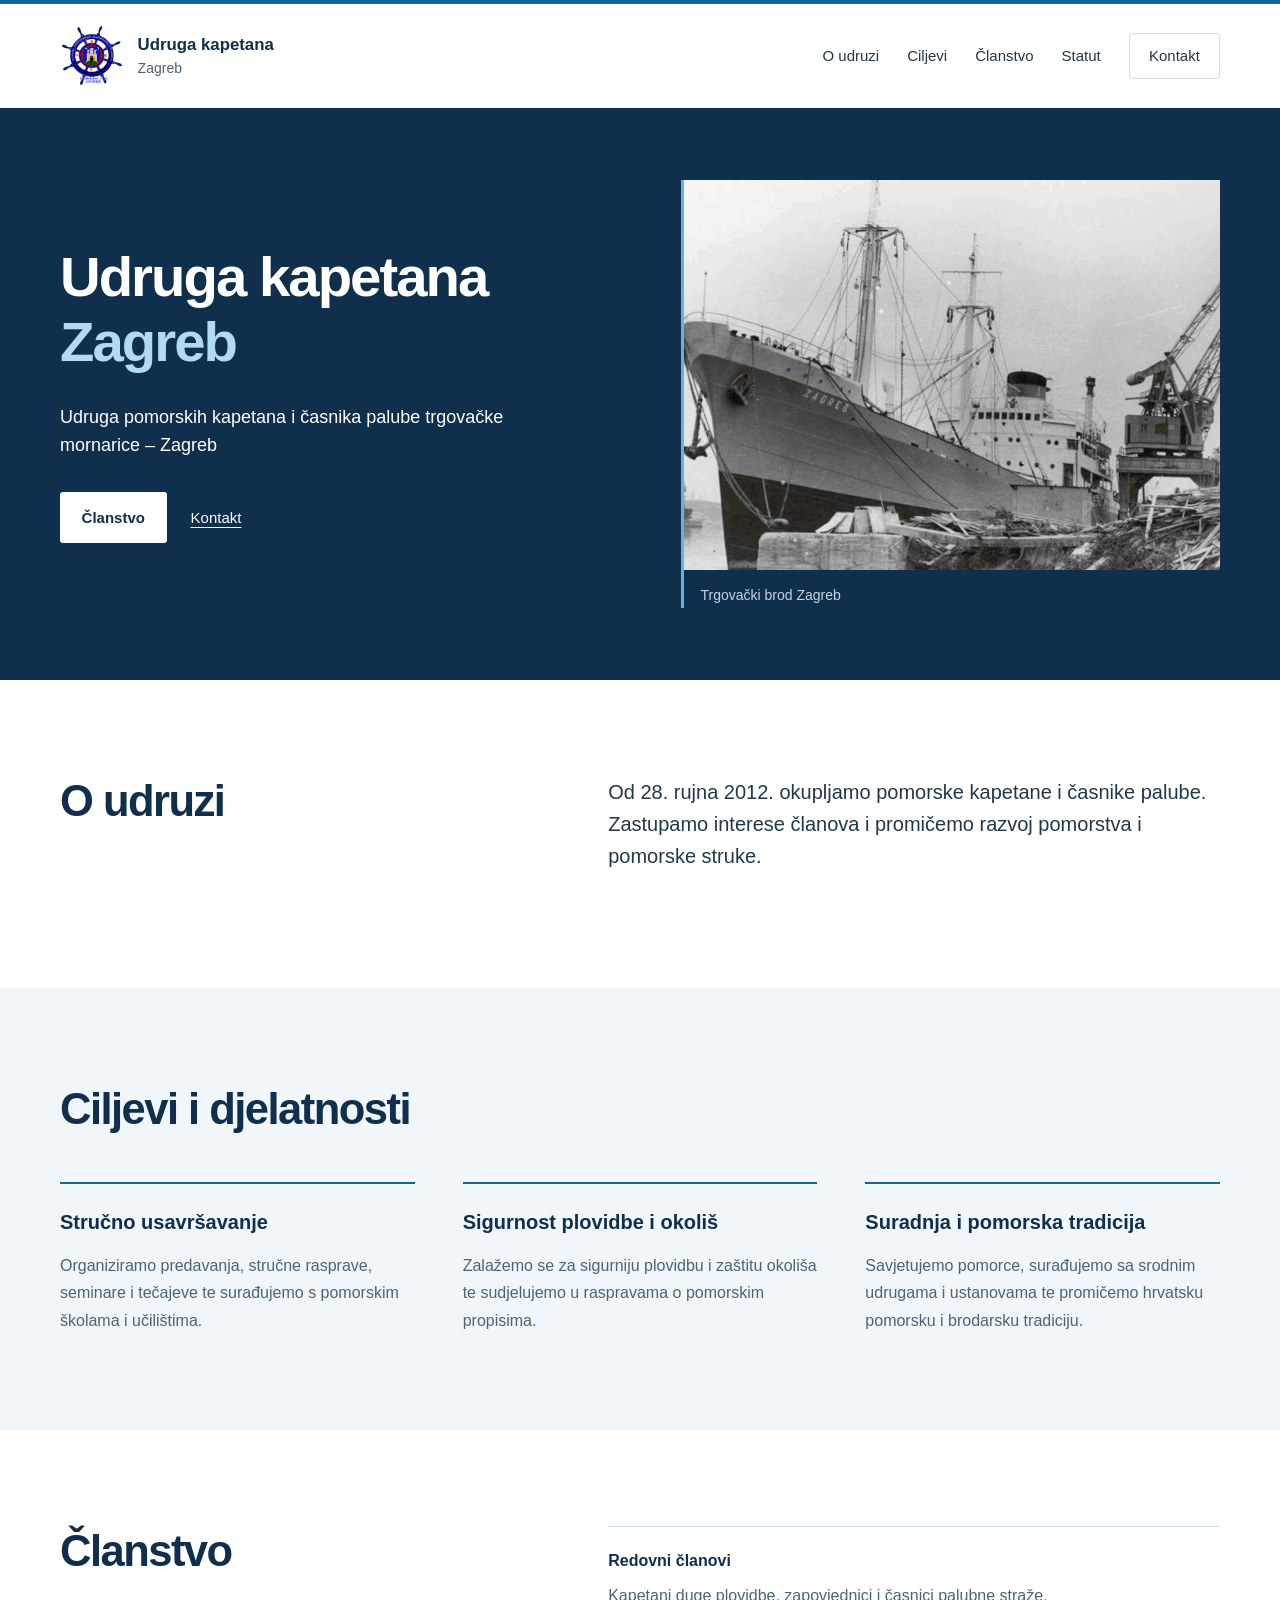
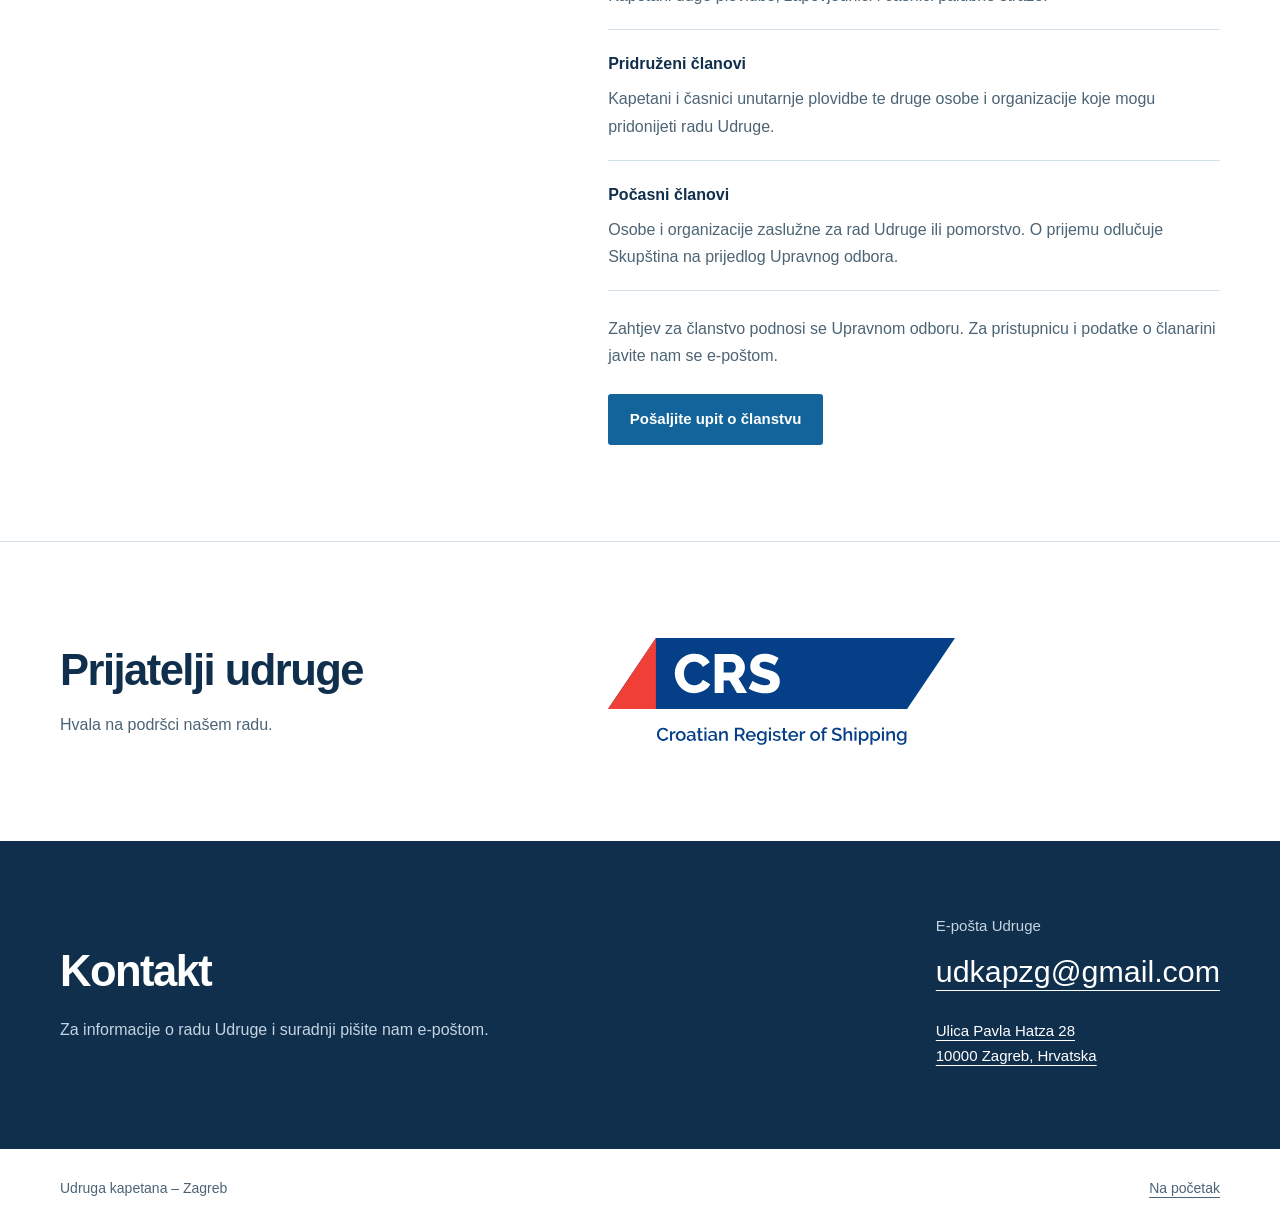
<file: index.html>
<!doctype html>
<html lang="hr">
  <head>
    <meta charset="utf-8">
    <meta name="viewport" content="width=device-width, initial-scale=1">
    <meta name="description" content="Udruga pomorskih kapetana i časnika palube trgovačke mornarice – Zagreb. Povezivanje pomoraca, promicanje struke i unapređenje profesionalnih standarda.">
    <meta name="theme-color" content="#102f4c">
    <title>Udruga kapetana – Zagreb</title>
    <link rel="icon" href="assets/logo.png" type="image/png">
    <link rel="stylesheet" href="styles.css">
  </head>
  <body>
    <a class="skip-link" href="#sadrzaj">Preskoči na sadržaj</a>
    <header class="site-header">
      <div class="container header-inner">
        <a class="brand" href="#pocetna" aria-label="Udruga kapetana – Zagreb, početna">
          <img src="assets/logo.png" width="64" height="64" alt="Znak Udruge kapetana Zagreb">
          <span>Udruga kapetana<span class="brand-city">Zagreb</span></span>
        </a>
        <nav aria-label="Glavna navigacija">
          <a href="#o-udruzi">O udruzi</a>
          <a href="#ciljevi">Ciljevi</a>
          <a href="#clanstvo">Članstvo</a>
          <a href="statut.html">Statut</a>
          <a class="nav-contact" href="#kontakt">Kontakt</a>
        </nav>
      </div>
    </header>

    <main id="sadrzaj">
      <section class="hero" id="pocetna" aria-labelledby="hero-title">
        <div class="container hero-inner">
          <div class="hero-copy">
            <h1 id="hero-title">Udruga kapetana<br><span>Zagreb</span></h1>
            <p class="hero-intro">Udruga pomorskih kapetana i časnika palube trgovačke mornarice – Zagreb</p>
            <div class="hero-links">
              <a class="button button-light" href="#clanstvo">Članstvo</a>
              <a class="text-link" href="#kontakt">Kontakt</a>
            </div>
          </div>
          <figure class="hero-image">
            <img src="assets/brod-zagreb.png" width="1200" height="660" alt="Povijesna crno-bijela fotografija trgovačkog broda Zagreb u luci" fetchpriority="high">
            <figcaption>Trgovački brod Zagreb</figcaption>
          </figure>
        </div>
      </section>

      <section class="section container about" id="o-udruzi" aria-labelledby="about-title">
        <div>
          <h2 id="about-title">O udruzi</h2>
        </div>
        <div class="section-copy">
          <p class="lead">Od <time datetime="2012-09-28">28. rujna 2012.</time> okupljamo pomorske kapetane i časnike palube. Zastupamo interese članova i promičemo razvoj pomorstva i pomorske struke.</p>
        </div>
      </section>

      <section class="mission-section" id="ciljevi" aria-labelledby="mission-title">
        <div class="container section">
          <h2 id="mission-title">Ciljevi i djelatnosti</h2>
          <div class="mission-grid">
            <article>
              <h3>Stručno usavršavanje</h3>
              <p>Organiziramo predavanja, stručne rasprave, seminare i tečajeve te surađujemo s pomorskim školama i učilištima.</p>
            </article>
            <article>
              <h3>Sigurnost plovidbe i okoliš</h3>
              <p>Zalažemo se za sigurniju plovidbu i zaštitu okoliša te sudjelujemo u raspravama o pomorskim propisima.</p>
            </article>
            <article>
              <h3>Suradnja i pomorska tradicija</h3>
              <p>Savjetujemo pomorce, surađujemo sa srodnim udrugama i ustanovama te promičemo hrvatsku pomorsku i brodarsku tradiciju.</p>
            </article>
          </div>
        </div>
      </section>

      <section class="section container membership" id="clanstvo" aria-labelledby="membership-title">
        <div>
          <h2 id="membership-title">Članstvo</h2>
        </div>
        <div class="section-copy">
          <dl class="membership-types">
            <div>
              <dt>Redovni članovi</dt>
              <dd>Kapetani duge plovidbe, zapovjednici i časnici palubne straže.</dd>
            </div>
            <div>
              <dt>Pridruženi članovi</dt>
              <dd>Kapetani i časnici unutarnje plovidbe te druge osobe i organizacije koje mogu pridonijeti radu Udruge.</dd>
            </div>
            <div>
              <dt>Počasni članovi</dt>
              <dd>Osobe i organizacije zaslužne za rad Udruge ili pomorstvo. O prijemu odlučuje Skupština na prijedlog Upravnog odbora.</dd>
            </div>
          </dl>
          <p>Zahtjev za članstvo podnosi se Upravnom odboru. Za pristupnicu i podatke o članarini javite nam se e-poštom.</p>
          <a class="button button-blue" href="mailto:udkapzg@gmail.com?subject=Upit%20o%20%C4%8Dlanstvu">Pošaljite upit o članstvu</a>
        </div>
      </section>

      <section class="friends-section" id="prijatelji" aria-labelledby="friends-title">
        <div class="container section friends-inner">
          <div>
            <h2 id="friends-title">Prijatelji udruge</h2>
            <p>Hvala na podršci našem radu.</p>
          </div>
          <a class="friend-link" href="https://www.crs.hr/hr/">
            <img src="assets/crs-logo.svg" width="347" height="107" alt="Hrvatski registar brodova" loading="lazy">
          </a>
        </div>
      </section>

      <section class="contact-section" id="kontakt" aria-labelledby="contact-title">
        <div class="container contact-inner">
          <div>
            <h2 id="contact-title">Kontakt</h2>
            <p>Za informacije o radu Udruge i suradnji pišite nam e-poštom.</p>
          </div>
          <address>
            <span>E-pošta Udruge</span>
            <a class="contact-email" href="mailto:udkapzg@gmail.com">udkapzg@gmail.com</a>
            <a class="contact-address" href="https://www.google.com/maps/search/?api=1&amp;query=Ulica%20Pavla%20Hatza%2028%2C%2010000%20Zagreb%2C%20Hrvatska" aria-label="Ulica Pavla Hatza 28, 10000 Zagreb, Hrvatska — prikaži na karti">
              <span>Ulica Pavla Hatza 28</span>
              <span>10000 Zagreb, Hrvatska</span>
            </a>
          </address>
        </div>
      </section>
    </main>

    <footer class="site-footer">
      <div class="container footer-inner">
        <p>Udruga kapetana – Zagreb</p>
        <a href="#pocetna">Na početak</a>
      </div>
    </footer>
  </body>
</html>
</file>
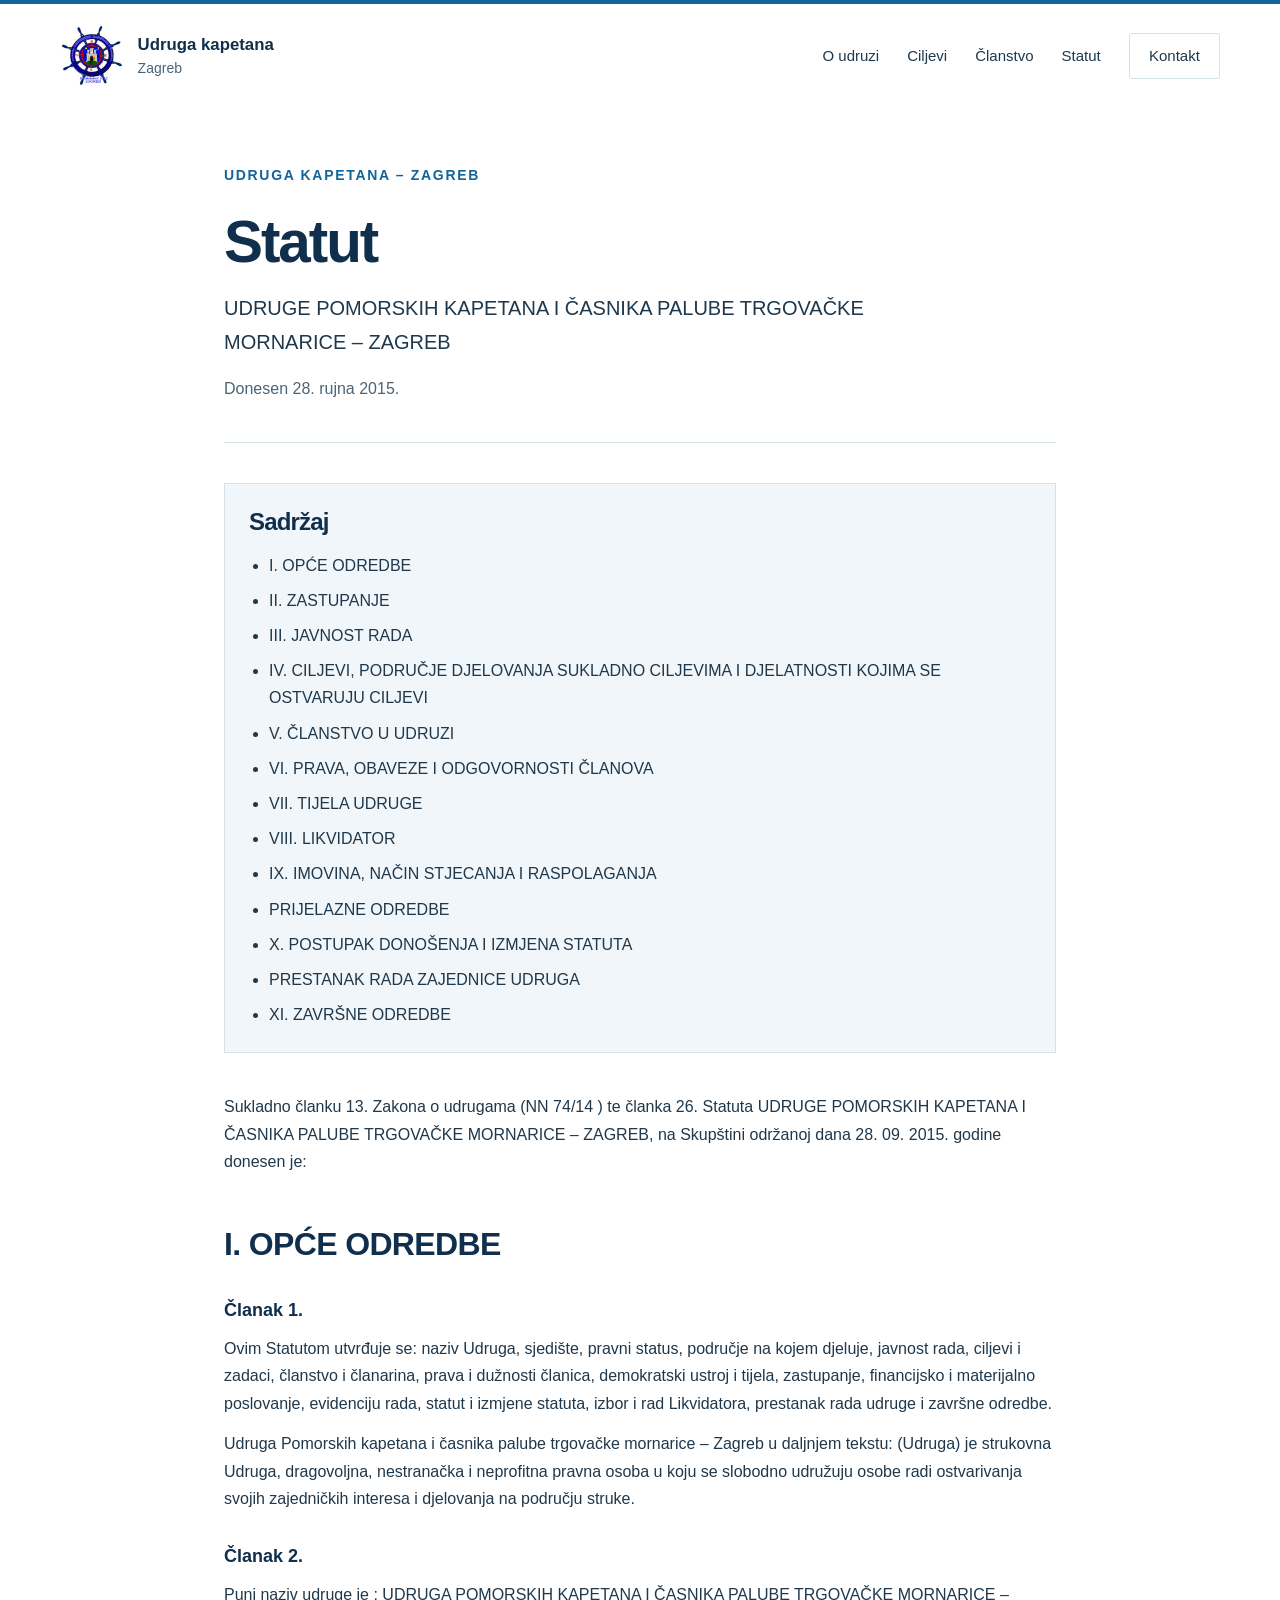
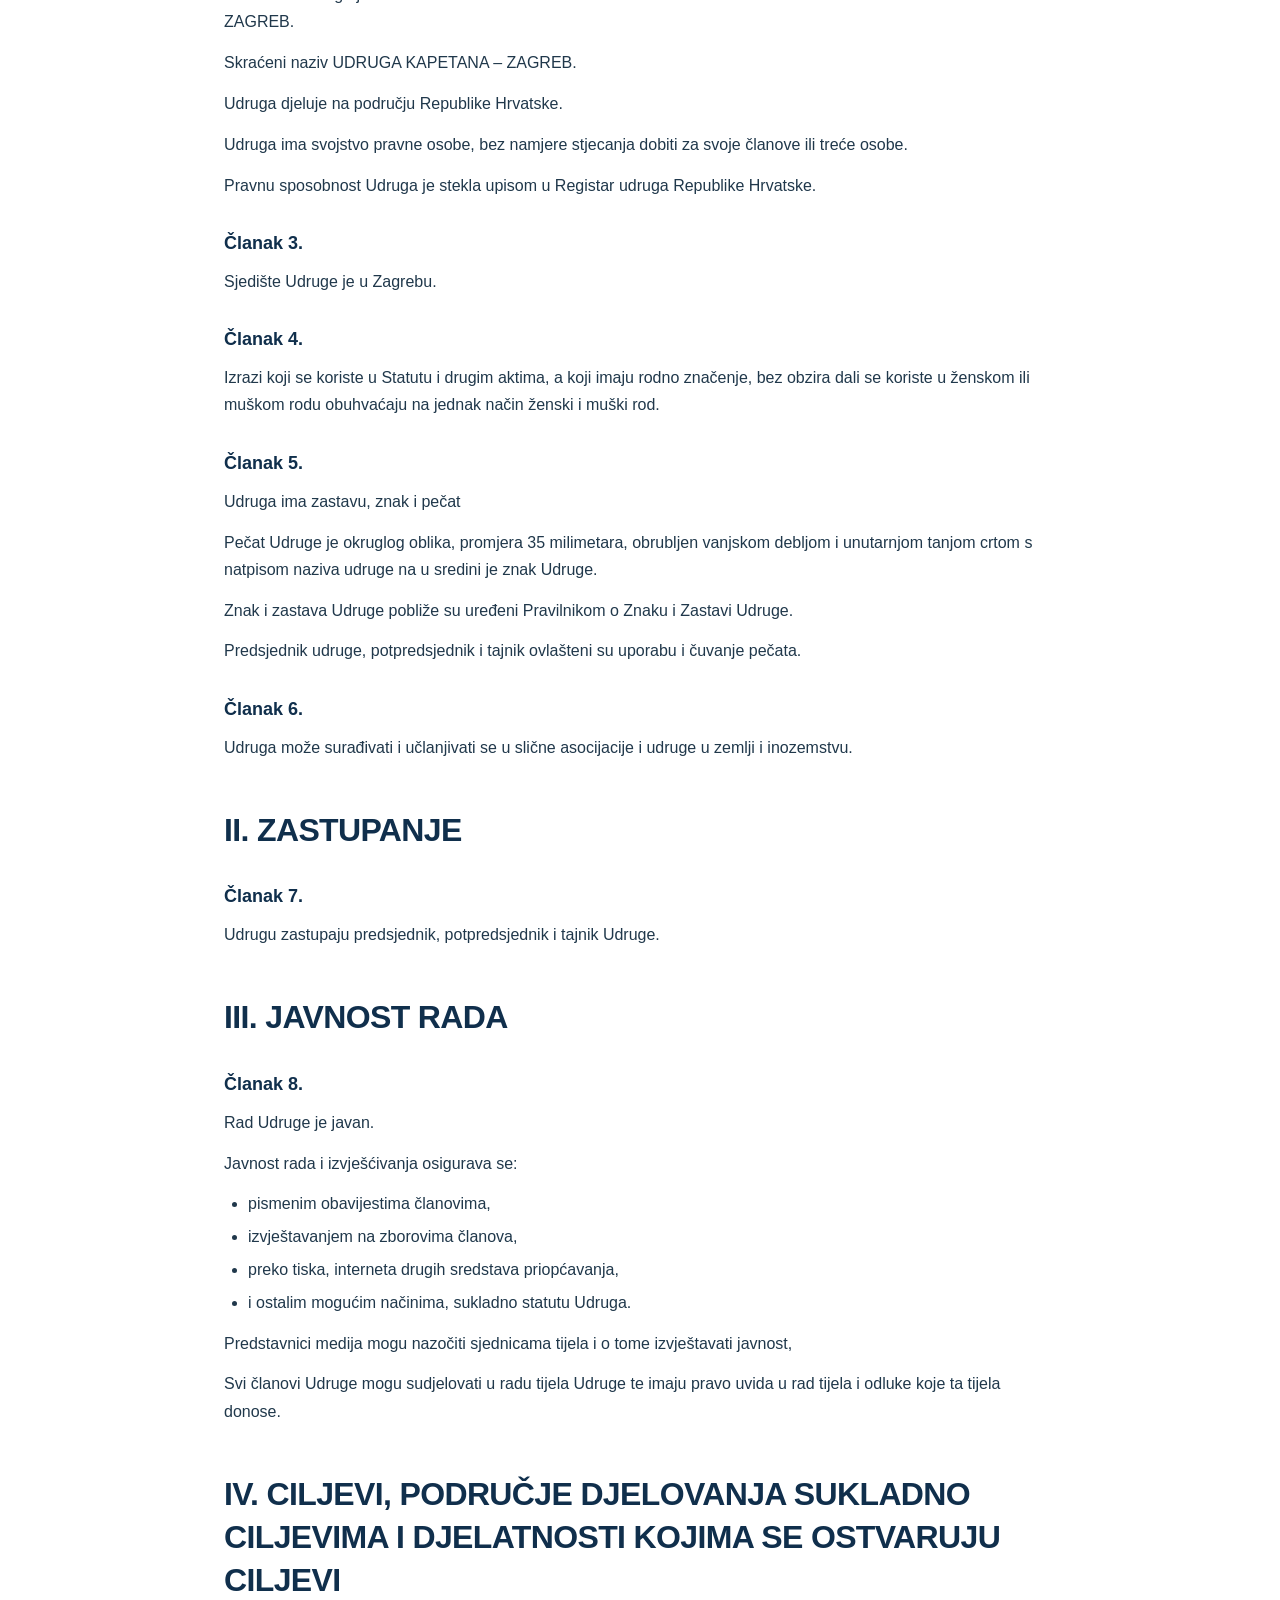
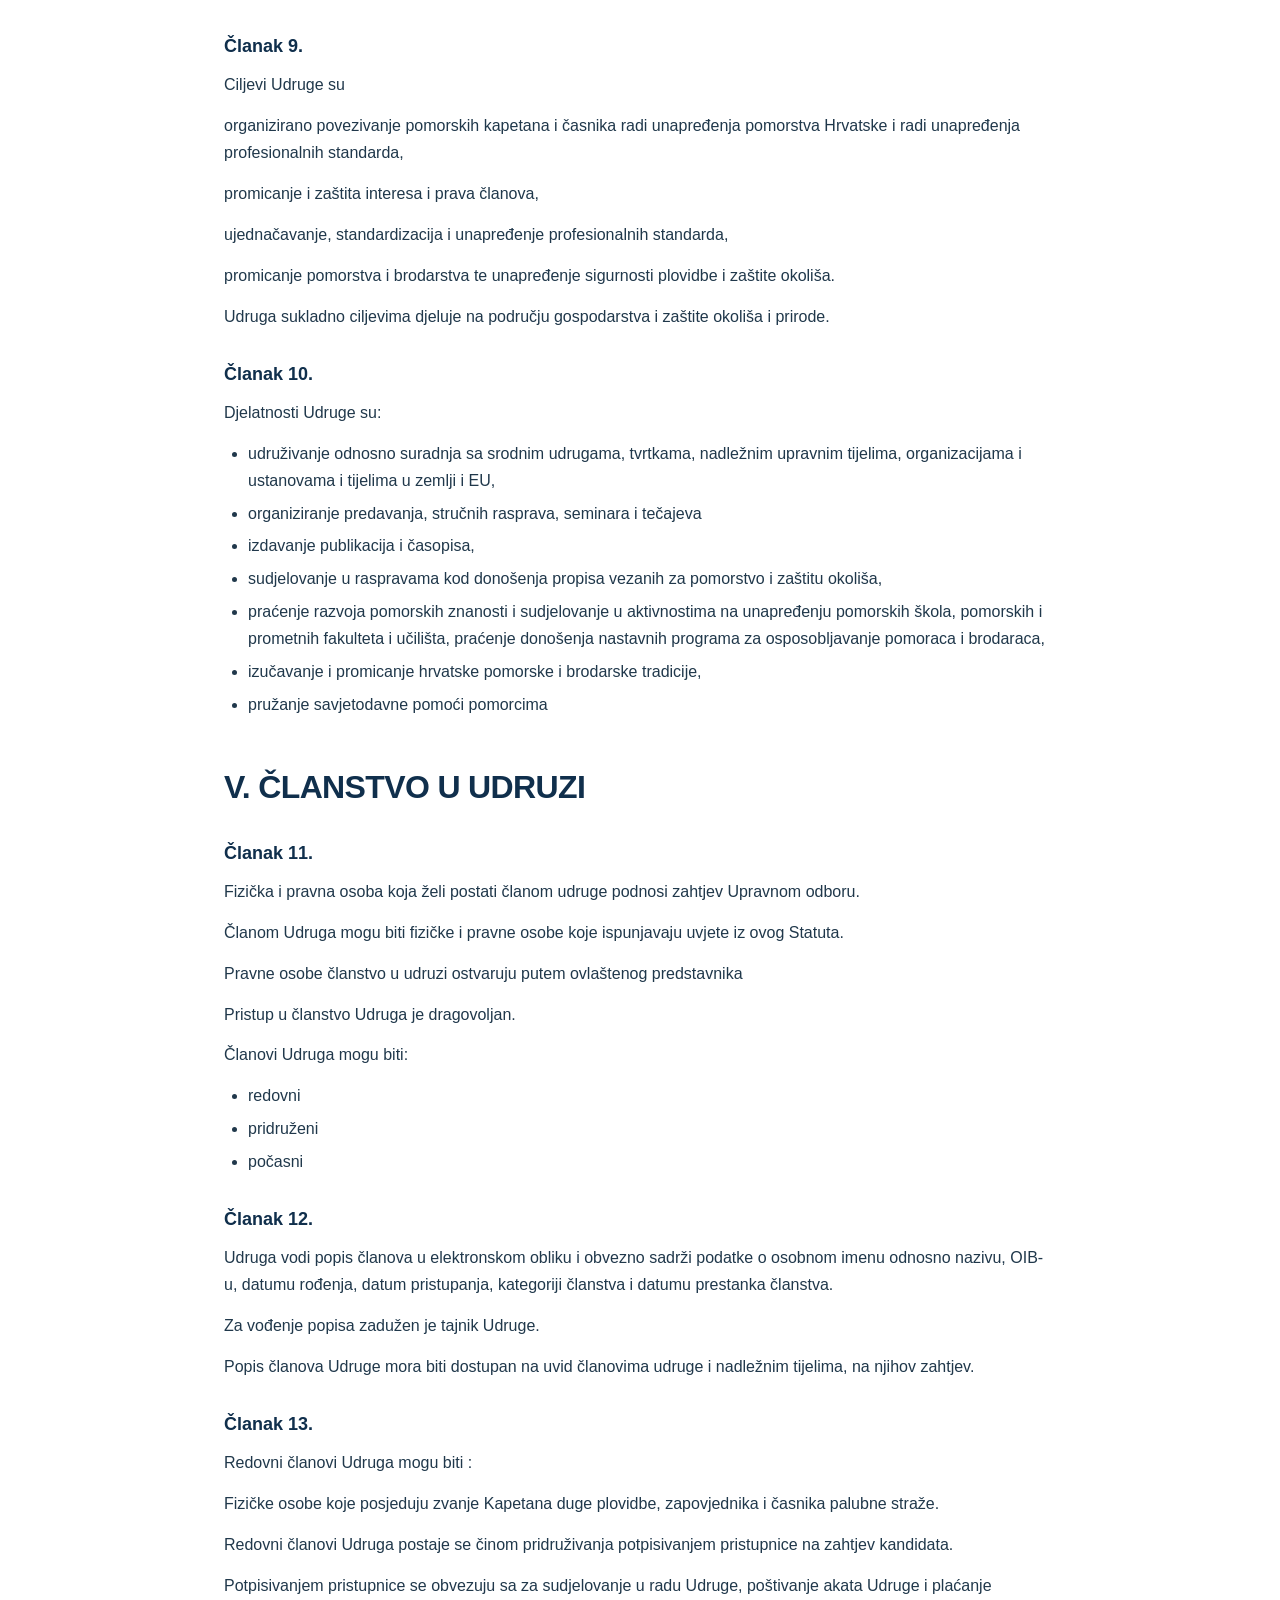
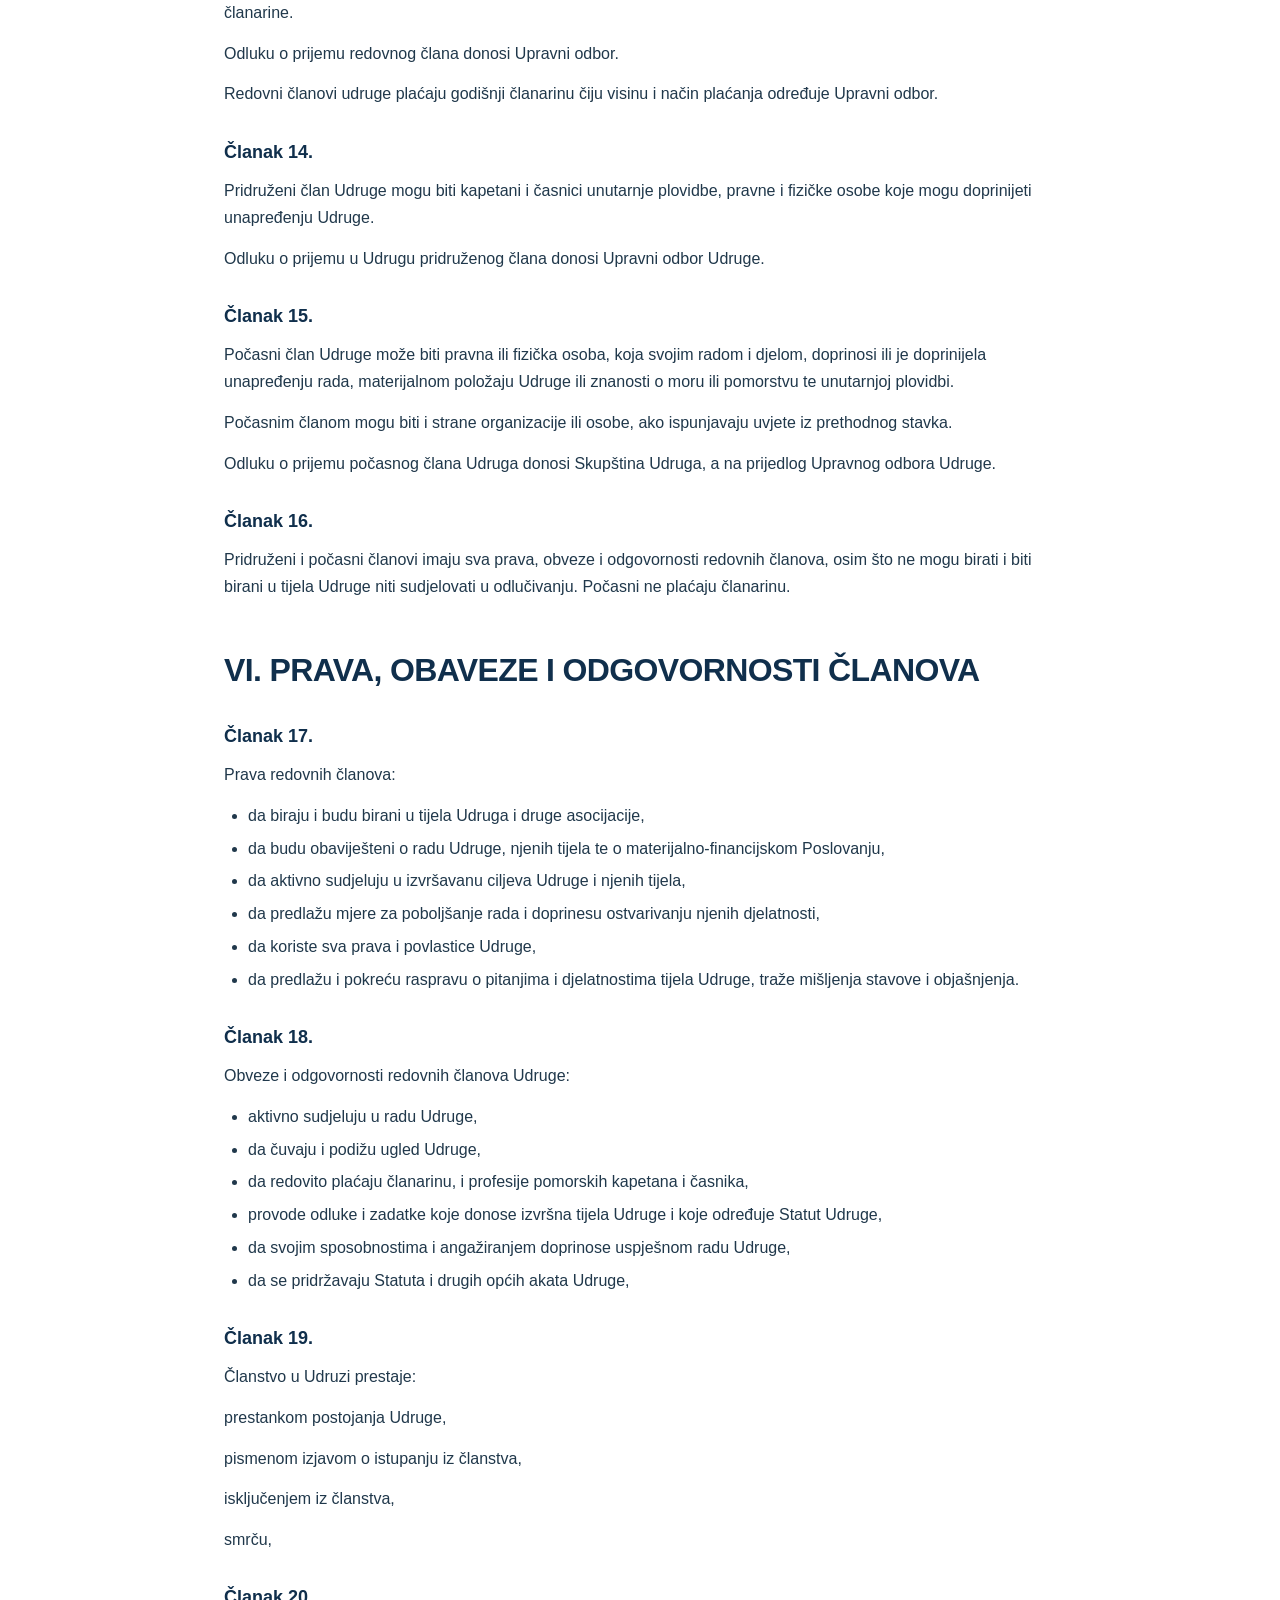
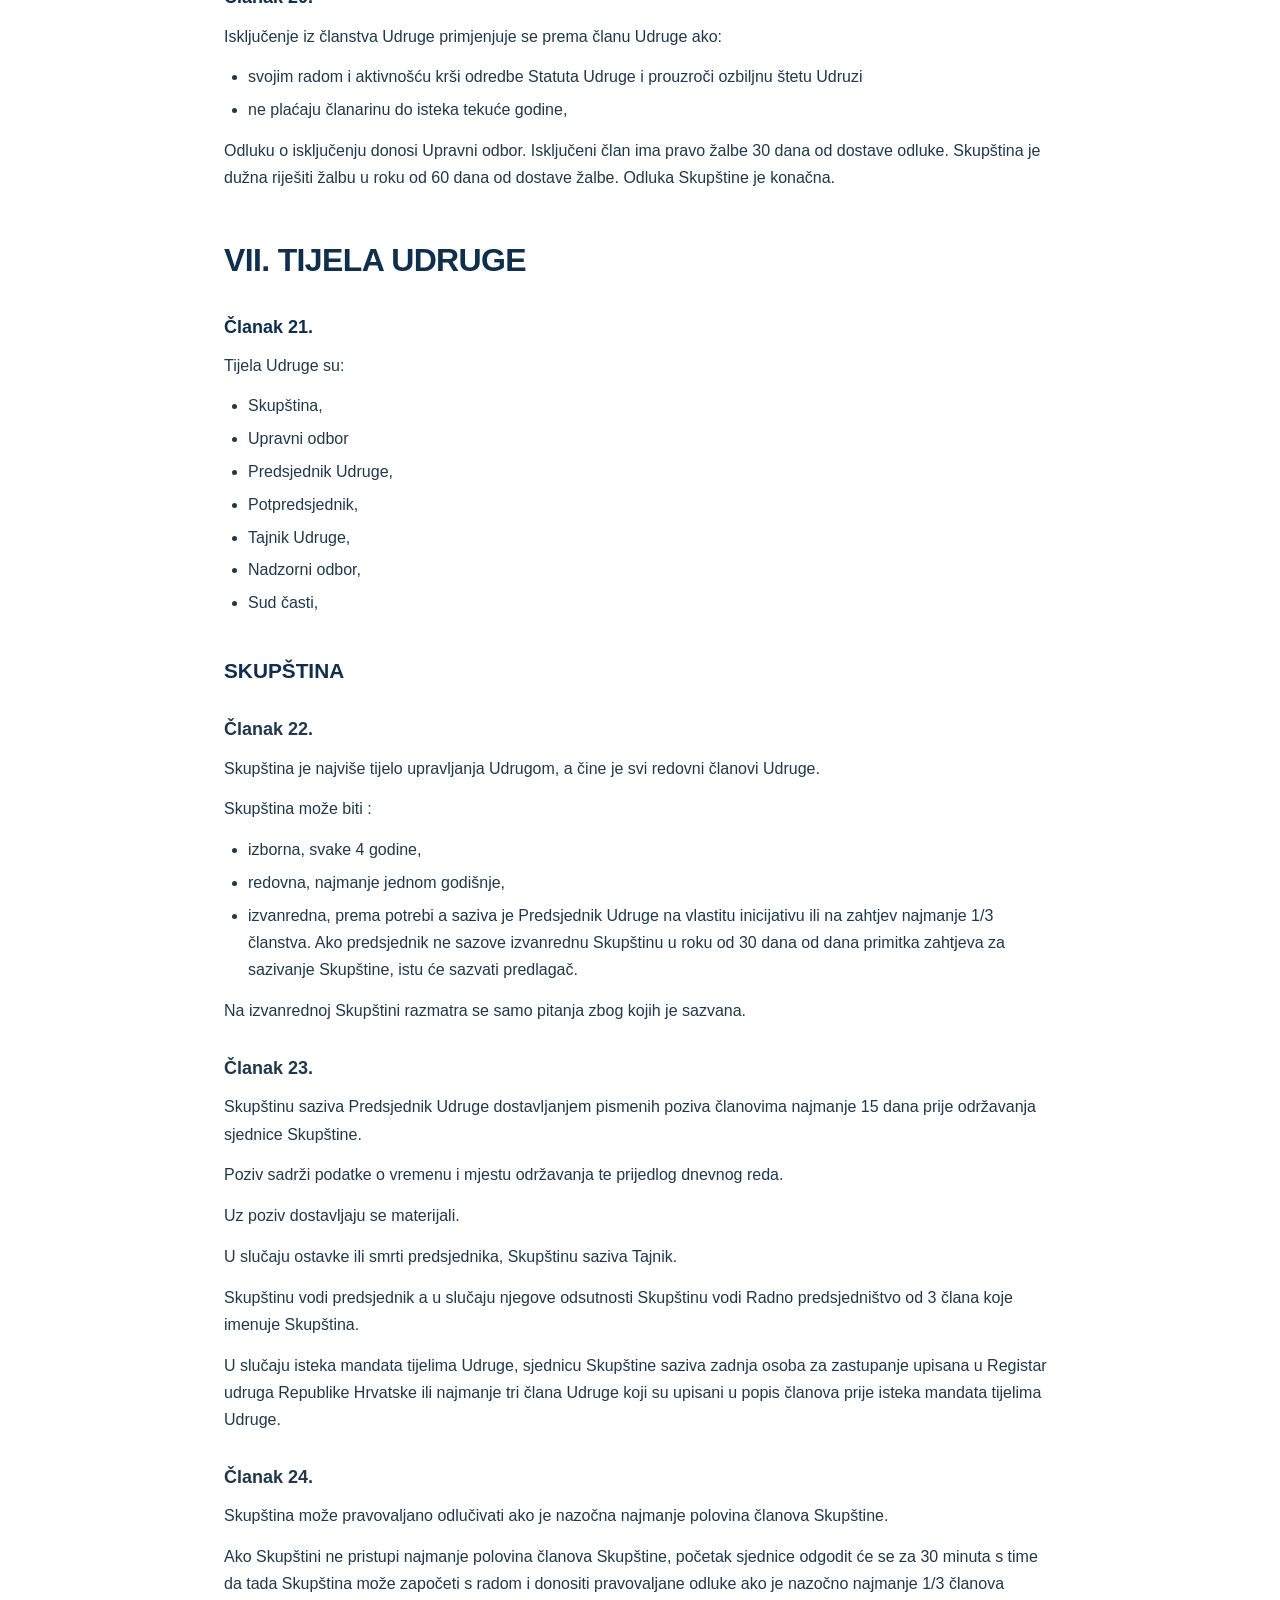
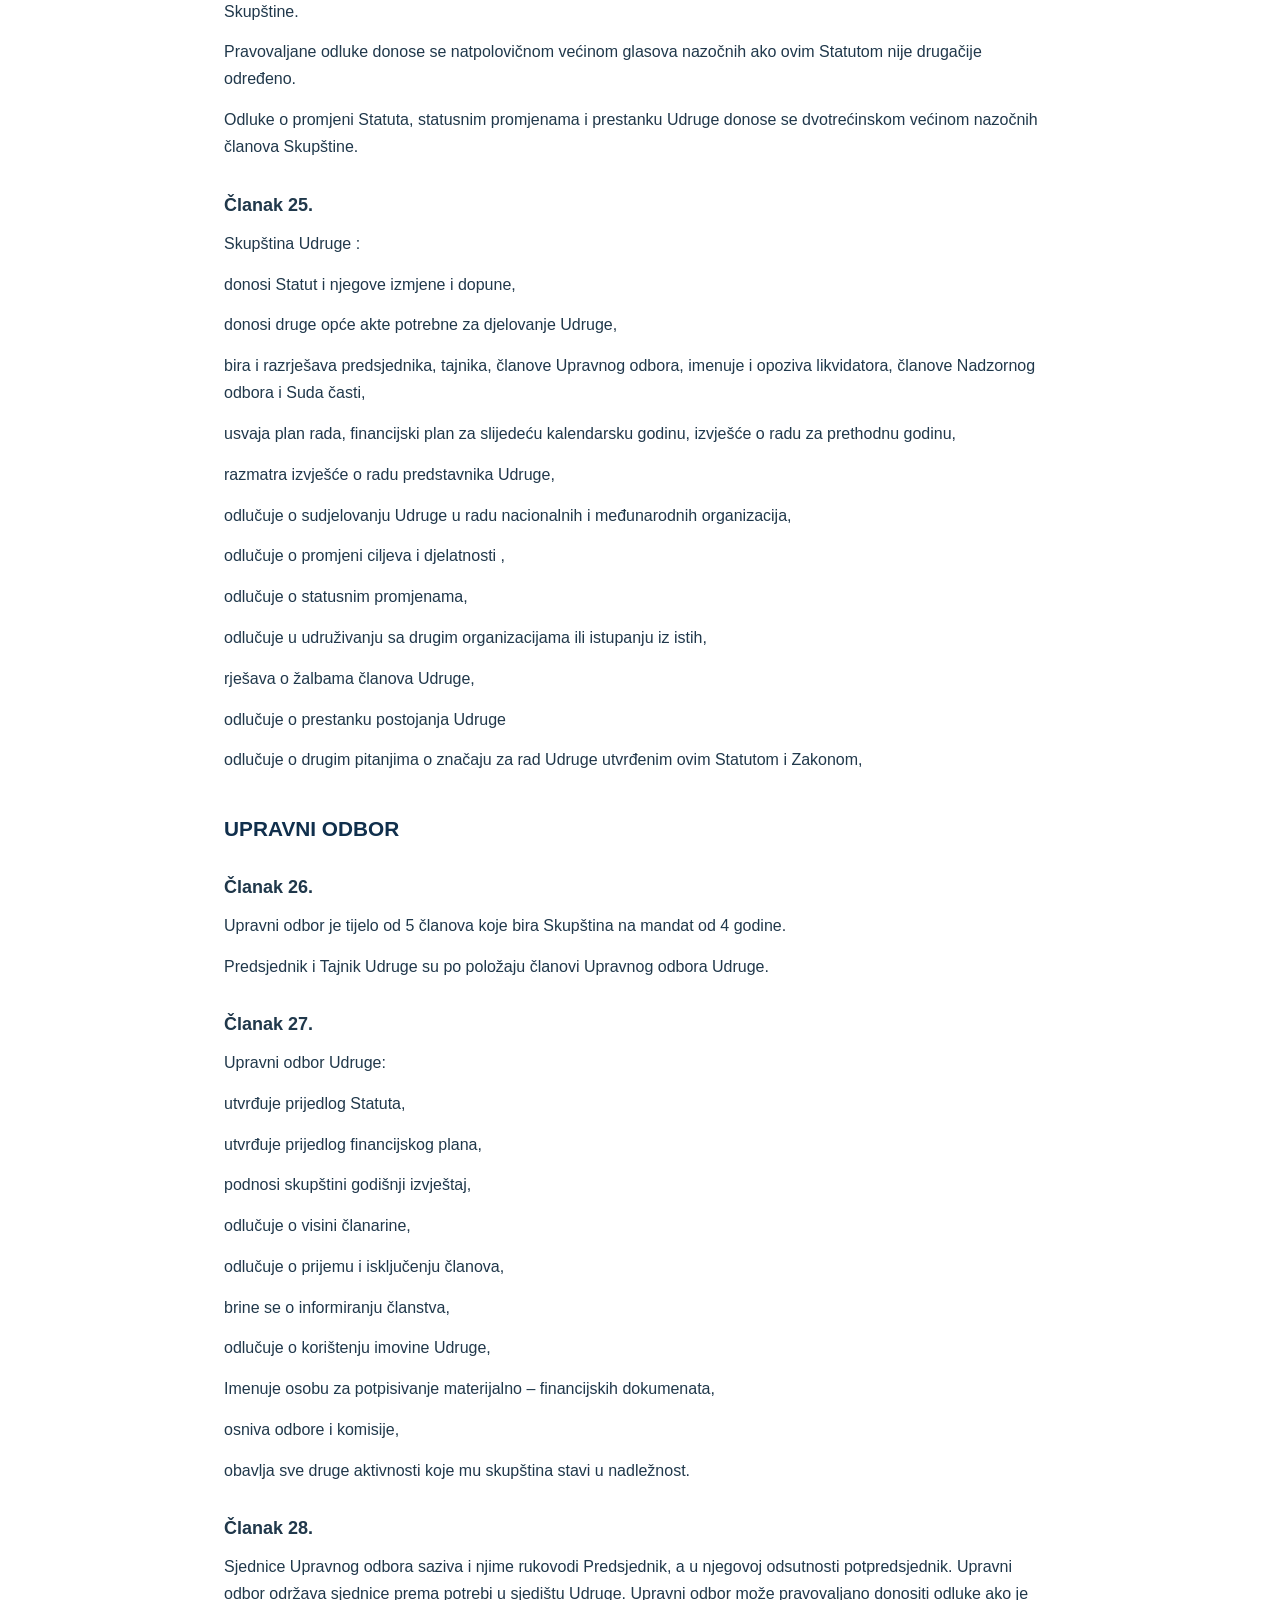
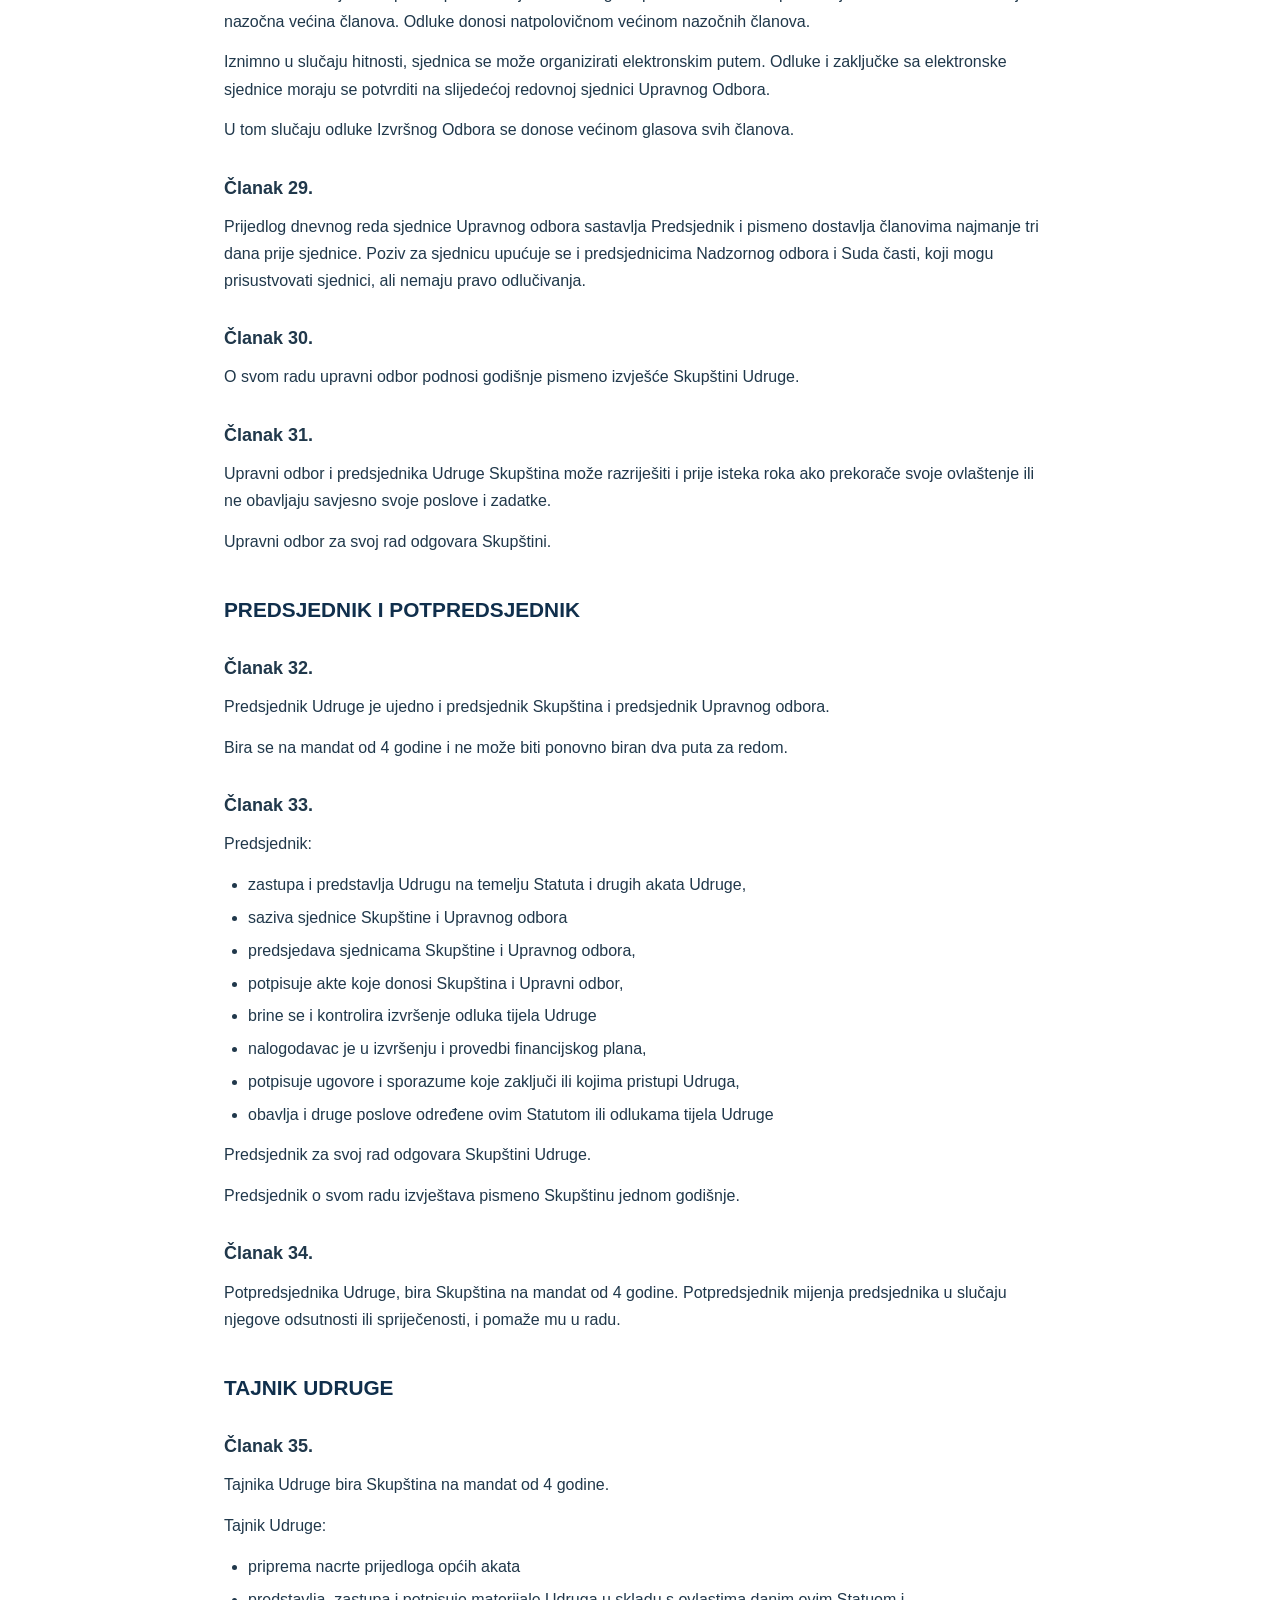
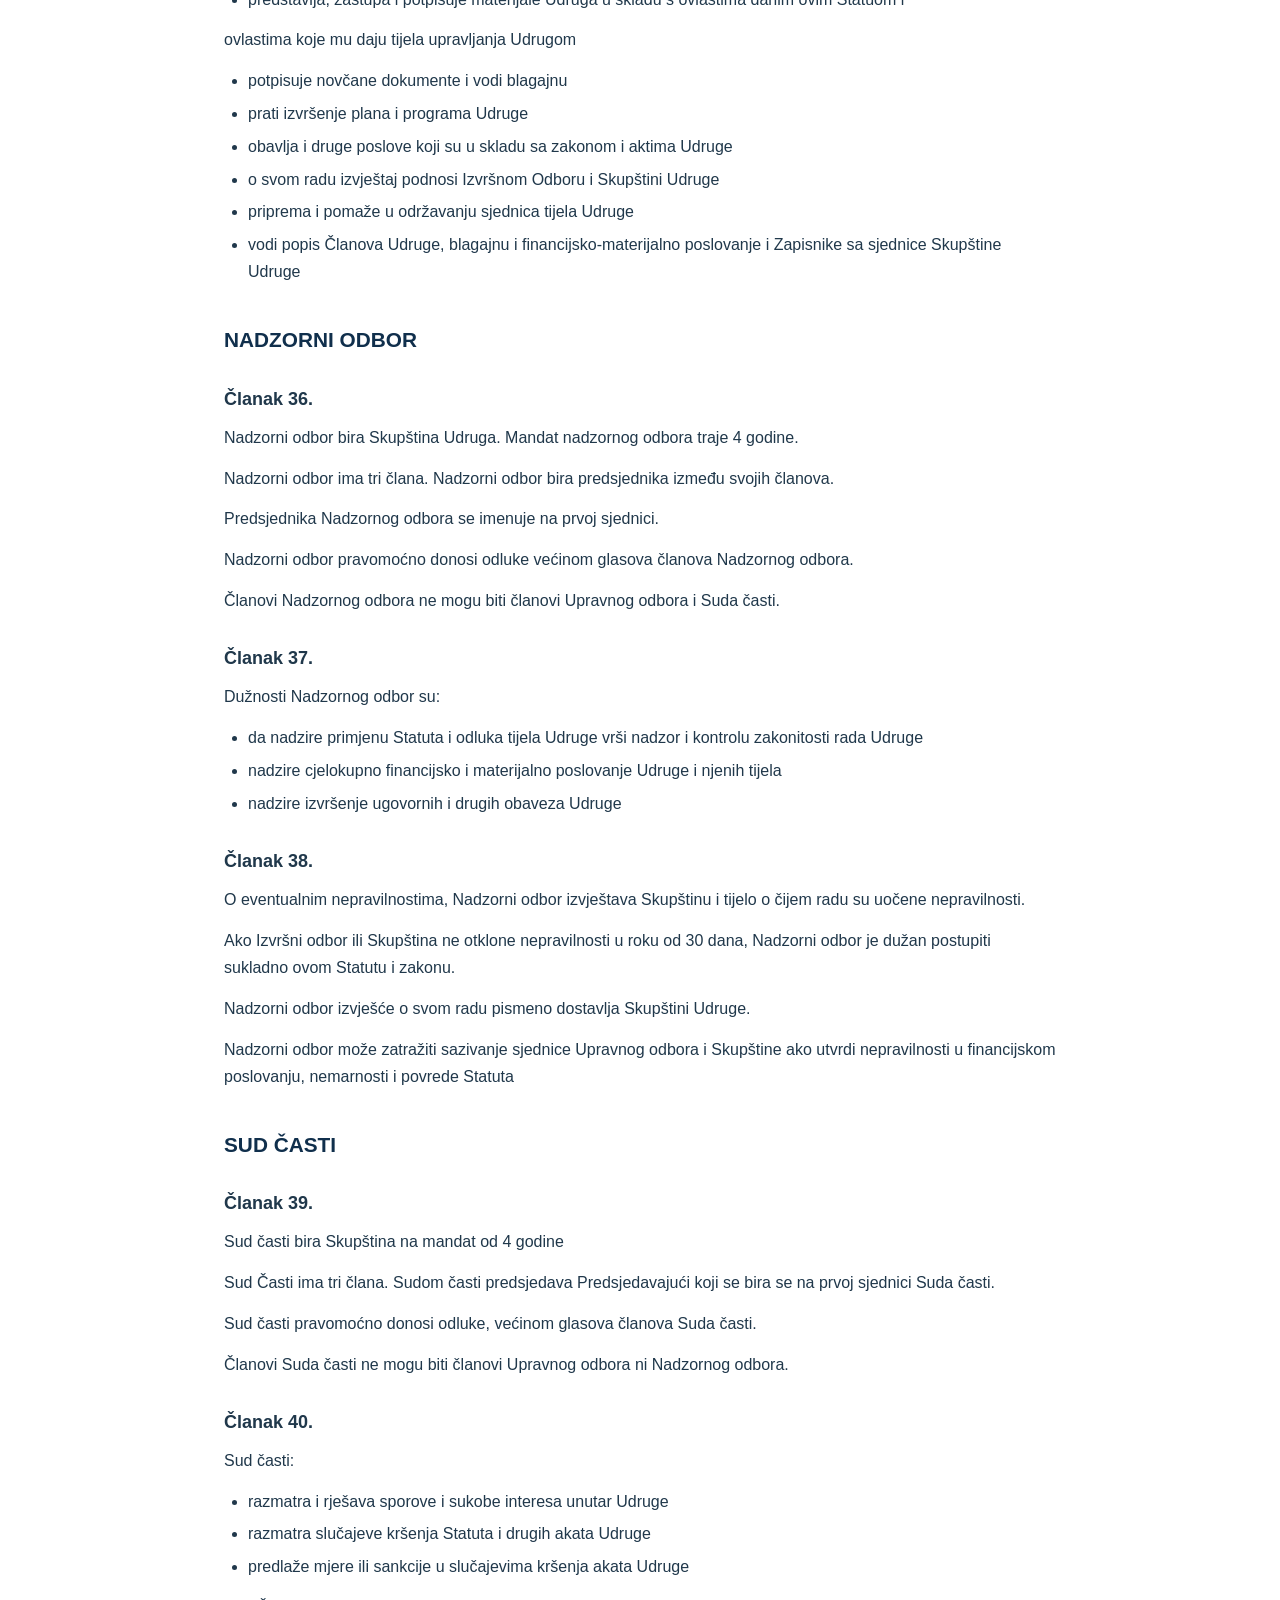
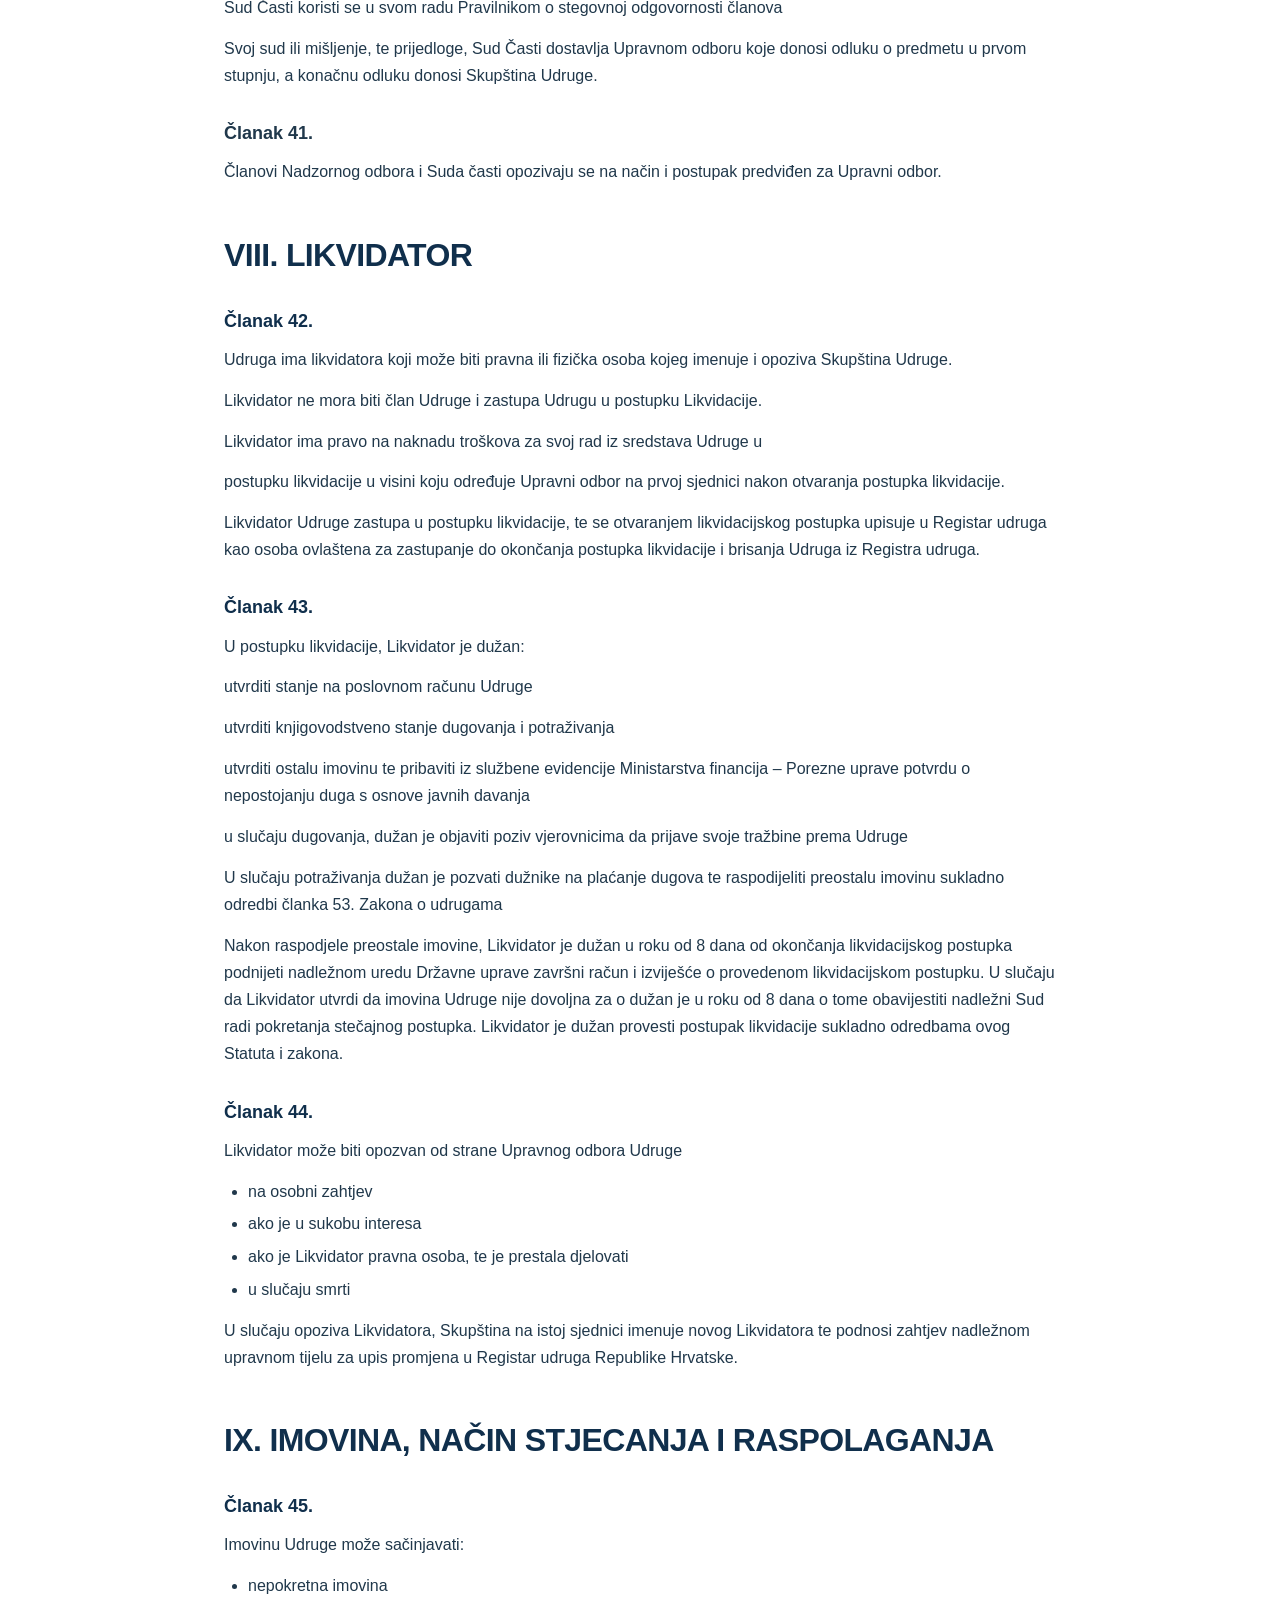
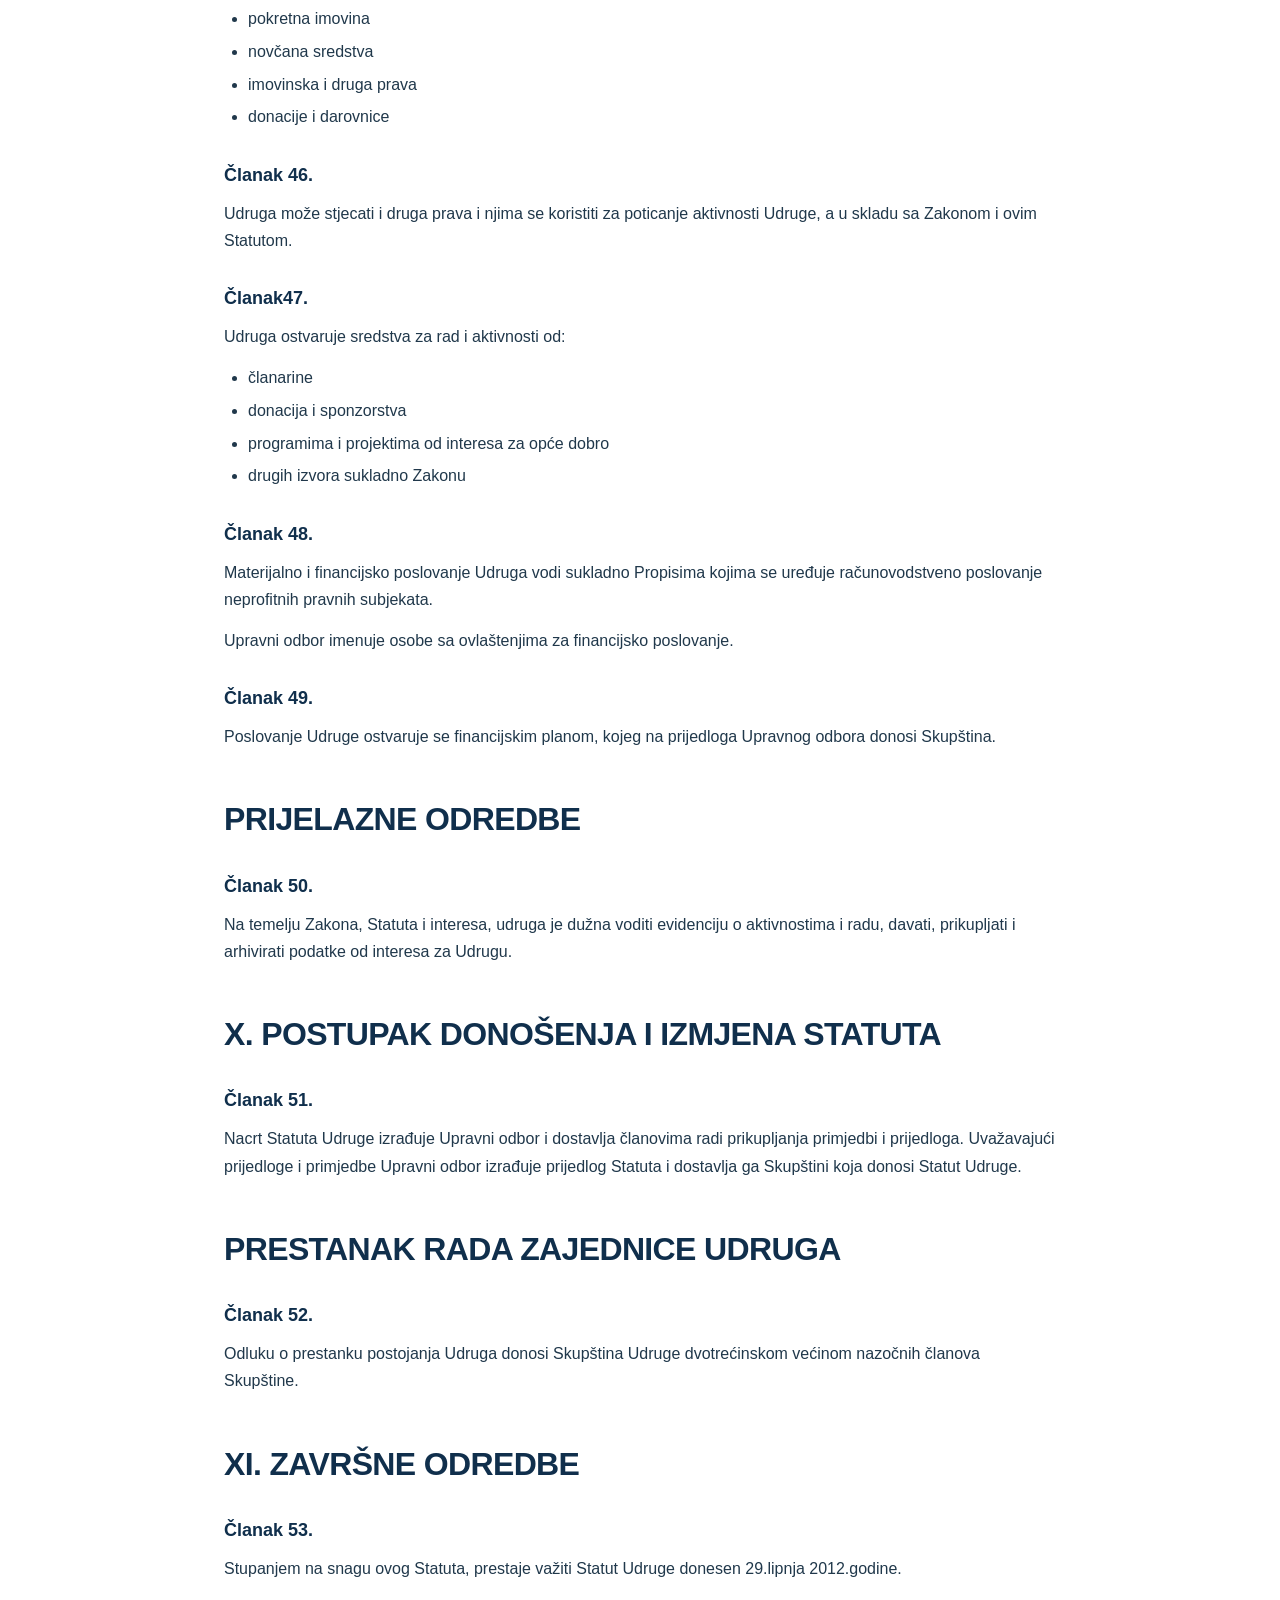
<file: statut.html>
<!doctype html>
<html lang="hr">
  <head>
    <meta charset="utf-8">
    <meta name="viewport" content="width=device-width, initial-scale=1">
    <meta name="description" content="Statut Udruge pomorskih kapetana i časnika palube trgovačke mornarice – Zagreb, donesen 28. rujna 2015. godine.">
    <meta name="theme-color" content="#102f4c">
    <title>Statut Udruge | Udruga kapetana – Zagreb</title>
    <link rel="icon" href="assets/logo.png" type="image/png">
    <link rel="stylesheet" href="styles.css">
  </head>
  <body>
    <a class="skip-link" href="#sadrzaj">Preskoči na sadržaj</a>
    <header class="site-header">
      <div class="container header-inner">
        <a class="brand" href="index.html" aria-label="Udruga kapetana – Zagreb, početna">
          <img src="assets/logo.png" width="64" height="64" alt="Znak Udruge kapetana Zagreb">
          <span>Udruga kapetana<span class="brand-city">Zagreb</span></span>
        </a>
        <nav aria-label="Glavna navigacija">
          <a href="index.html#o-udruzi">O udruzi</a>
          <a href="index.html#ciljevi">Ciljevi</a>
          <a href="index.html#clanstvo">Članstvo</a>
          <a href="statut.html" aria-current="page">Statut</a>
          <a class="nav-contact" href="index.html#kontakt">Kontakt</a>
        </nav>
      </div>
    </header>
    <main class="container statute" id="sadrzaj">
      <header class="statute-header">
        <p class="eyebrow">Udruga kapetana – Zagreb</p>
        <h1>Statut</h1>
        <p class="statute-subtitle">UDRUGE POMORSKIH KAPETANA I ČASNIKA PALUBE TRGOVAČKE MORNARICE – ZAGREB</p>
        <p class="statute-date">Donesen <time datetime="2015-09-28">28. rujna 2015.</time></p>
      </header>
      <nav class="statute-contents" aria-labelledby="contents-title">
        <h2 id="contents-title">Sadržaj</h2>
        <ul>
          <li><a href="#poglavlje-1">I. OPĆE ODREDBE</a></li>
          <li><a href="#poglavlje-2">II. ZASTUPANJE</a></li>
          <li><a href="#poglavlje-3">III. JAVNOST RADA</a></li>
          <li><a href="#poglavlje-4">IV. CILJEVI, PODRUČJE DJELOVANJA SUKLADNO CILJEVIMA I DJELATNOSTI KOJIMA SE OSTVARUJU CILJEVI</a></li>
          <li><a href="#poglavlje-5">V. ČLANSTVO U UDRUZI</a></li>
          <li><a href="#poglavlje-6">VI. PRAVA, OBAVEZE I ODGOVORNOSTI ČLANOVA</a></li>
          <li><a href="#poglavlje-7">VII. TIJELA UDRUGE</a></li>
          <li><a href="#poglavlje-8">VIII. LIKVIDATOR</a></li>
          <li><a href="#poglavlje-9">IX. IMOVINA, NAČIN STJECANJA I RASPOLAGANJA</a></li>
          <li><a href="#poglavlje-10">PRIJELAZNE ODREDBE</a></li>
          <li><a href="#poglavlje-11">X. POSTUPAK DONOŠENJA I IZMJENA STATUTA</a></li>
          <li><a href="#poglavlje-12">PRESTANAK RADA ZAJEDNICE UDRUGA</a></li>
          <li><a href="#poglavlje-13">XI. ZAVRŠNE ODREDBE</a></li>
        </ul>
      </nav>
      <div class="statute-text">
        <p>Sukladno članku 13. Zakona o udrugama (NN 74/14 ) te članka 26. Statuta UDRUGE POMORSKIH KAPETANA I ČASNIKA PALUBE TRGOVAČKE MORNARICE – ZAGREB, na Skupštini održanoj dana 28. 09. 2015. godine donesen je:</p>
        <h2 id="poglavlje-1">I. OPĆE ODREDBE</h2>
        <h3 id="clanak-1">Članak 1.</h3>
        <p>Ovim Statutom utvrđuje se: naziv Udruga, sjedište, pravni status, područje na kojem djeluje, javnost rada, ciljevi i zadaci, članstvo i članarina, prava i dužnosti članica, demokratski ustroj i tijela, zastupanje, financijsko i materijalno poslovanje, evidenciju rada, statut i izmjene statuta, izbor i rad Likvidatora, prestanak rada udruge i završne odredbe.</p>
        <p>Udruga Pomorskih kapetana i časnika palube trgovačke mornarice – Zagreb u daljnjem tekstu: (Udruga) je strukovna Udruga, dragovoljna, nestranačka i neprofitna pravna osoba u koju se slobodno udružuju osobe radi ostvarivanja svojih zajedničkih interesa i djelovanja na području struke.</p>
        <h3 id="clanak-2">Članak 2.</h3>
        <p>Puni naziv udruge je : UDRUGA POMORSKIH KAPETANA I ČASNIKA PALUBE TRGOVAČKE MORNARICE – ZAGREB.</p>
        <p>Skraćeni naziv UDRUGA KAPETANA – ZAGREB.</p>
        <p>Udruga djeluje na području Republike Hrvatske.</p>
        <p>Udruga ima svojstvo pravne osobe, bez namjere stjecanja dobiti za svoje članove ili treće osobe.</p>
        <p>Pravnu sposobnost Udruga je stekla upisom u Registar udruga Republike Hrvatske.</p>
        <h3 id="clanak-3">Članak 3.</h3>
        <p>Sjedište Udruge je u Zagrebu.</p>
        <h3 id="clanak-4">Članak 4.</h3>
        <p>Izrazi koji se koriste u Statutu i drugim aktima, a koji imaju rodno značenje, bez obzira dali se koriste u ženskom ili muškom rodu obuhvaćaju na jednak način ženski i muški rod.</p>
        <h3 id="clanak-5">Članak 5.</h3>
        <p>Udruga ima zastavu, znak i pečat</p>
        <p>Pečat Udruge je okruglog oblika, promjera 35 milimetara, obrubljen vanjskom debljom i unutarnjom tanjom crtom s natpisom naziva udruge na u sredini je znak Udruge.</p>
        <p>Znak i zastava Udruge pobliže su uređeni Pravilnikom o Znaku i Zastavi Udruge.</p>
        <p>Predsjednik udruge, potpredsjednik i tajnik ovlašteni su uporabu i čuvanje pečata.</p>
        <h3 id="clanak-6">Članak 6.</h3>
        <p>Udruga može surađivati i učlanjivati se u slične asocijacije i udruge u zemlji i inozemstvu.</p>
        <h2 id="poglavlje-2">II. ZASTUPANJE</h2>
        <h3 id="clanak-7">Članak 7.</h3>
        <p>Udrugu zastupaju predsjednik, potpredsjednik i tajnik Udruge.</p>
        <h2 id="poglavlje-3">III. JAVNOST RADA</h2>
        <h3 id="clanak-8">Članak 8.</h3>
        <p>Rad Udruge je javan.</p>
        <p>Javnost rada i izvješćivanja osigurava se:</p>
        <ul>
          <li>pismenim obavijestima članovima,</li>
          <li>izvještavanjem na zborovima članova,</li>
          <li>preko tiska, interneta drugih sredstava priopćavanja,</li>
          <li>i ostalim mogućim načinima, sukladno statutu Udruga.</li>
        </ul>
        <p>Predstavnici medija mogu nazočiti sjednicama tijela i o tome izvještavati javnost,</p>
        <p>Svi članovi Udruge mogu sudjelovati u radu tijela Udruge te imaju pravo uvida u rad tijela i odluke koje ta tijela donose.</p>
        <h2 id="poglavlje-4">IV. CILJEVI, PODRUČJE DJELOVANJA SUKLADNO CILJEVIMA I DJELATNOSTI KOJIMA SE OSTVARUJU CILJEVI</h2>
        <h3 id="clanak-9">Članak 9.</h3>
        <p>Ciljevi Udruge su</p>
        <p>organizirano povezivanje pomorskih kapetana i časnika radi unapređenja pomorstva Hrvatske i radi unapređenja profesionalnih standarda,</p>
        <p>promicanje i zaštita interesa i prava članova,</p>
        <p>ujednačavanje, standardizacija i unapređenje profesionalnih standarda,</p>
        <p>promicanje pomorstva i brodarstva te unapređenje sigurnosti plovidbe i zaštite okoliša.</p>
        <p>Udruga sukladno ciljevima djeluje na području gospodarstva i zaštite okoliša i prirode.</p>
        <h3 id="clanak-10">Članak 10.</h3>
        <p>Djelatnosti Udruge su:</p>
        <ul>
          <li>udruživanje odnosno suradnja sa srodnim udrugama, tvrtkama, nadležnim upravnim tijelima, organizacijama i ustanovama i tijelima u zemlji i EU,</li>
          <li>organiziranje predavanja, stručnih rasprava, seminara i tečajeva</li>
          <li>izdavanje publikacija i časopisa,</li>
          <li>sudjelovanje u raspravama kod donošenja propisa vezanih za pomorstvo i zaštitu okoliša,</li>
          <li>praćenje razvoja pomorskih znanosti i sudjelovanje u aktivnostima na unapređenju pomorskih škola, pomorskih i prometnih fakulteta i učilišta, praćenje donošenja nastavnih programa za osposobljavanje pomoraca i brodaraca,</li>
          <li>izučavanje i promicanje hrvatske pomorske i brodarske tradicije,</li>
          <li>pružanje savjetodavne pomoći pomorcima</li>
        </ul>
        <h2 id="poglavlje-5">V. ČLANSTVO U UDRUZI</h2>
        <h3 id="clanak-11">Članak 11.</h3>
        <p>Fizička i pravna osoba koja želi postati članom udruge podnosi zahtjev Upravnom odboru.</p>
        <p>Članom Udruga mogu biti fizičke i pravne osobe koje ispunjavaju uvjete iz ovog Statuta.</p>
        <p>Pravne osobe članstvo u udruzi ostvaruju putem ovlaštenog predstavnika</p>
        <p>Pristup u članstvo Udruga je dragovoljan.</p>
        <p>Članovi Udruga mogu biti:</p>
        <ul>
          <li>redovni</li>
          <li>pridruženi</li>
          <li>počasni</li>
        </ul>
        <h3 id="clanak-12">Članak 12.</h3>
        <p>Udruga vodi popis članova u elektronskom obliku i obvezno sadrži podatke o osobnom imenu odnosno nazivu, OIB-u, datumu rođenja, datum pristupanja, kategoriji članstva i datumu prestanka članstva.</p>
        <p>Za vođenje popisa zadužen je tajnik Udruge.</p>
        <p>Popis članova Udruge mora biti dostupan na uvid članovima udruge i nadležnim tijelima, na njihov zahtjev.</p>
        <h3 id="clanak-13">Članak 13.</h3>
        <p>Redovni članovi Udruga mogu biti :</p>
        <p>Fizičke osobe koje posjeduju zvanje Kapetana duge plovidbe, zapovjednika i časnika palubne straže.</p>
        <p>Redovni članovi Udruga postaje se činom pridruživanja potpisivanjem pristupnice na zahtjev kandidata.</p>
        <p>Potpisivanjem pristupnice se obvezuju sa za sudjelovanje u radu Udruge, poštivanje akata Udruge i plaćanje članarine.</p>
        <p>Odluku o prijemu redovnog člana donosi Upravni odbor.</p>
        <p>Redovni članovi udruge plaćaju godišnji članarinu čiju visinu i način plaćanja određuje Upravni odbor.</p>
        <h3 id="clanak-14">Članak 14.</h3>
        <p>Pridruženi član Udruge mogu biti kapetani i časnici unutarnje plovidbe, pravne i fizičke osobe koje mogu doprinijeti unapređenju Udruge.</p>
        <p>Odluku o prijemu u Udrugu pridruženog člana donosi Upravni odbor Udruge.</p>
        <h3 id="clanak-15">Članak 15.</h3>
        <p>Počasni član Udruge može biti pravna ili fizička osoba, koja svojim radom i djelom, doprinosi ili je doprinijela unapređenju rada, materijalnom položaju Udruge ili znanosti o moru ili pomorstvu te unutarnjoj plovidbi.</p>
        <p>Počasnim članom mogu biti i strane organizacije ili osobe, ako ispunjavaju uvjete iz prethodnog stavka.</p>
        <p>Odluku o prijemu počasnog člana Udruga donosi Skupština Udruga, a na prijedlog Upravnog odbora Udruge.</p>
        <h3 id="clanak-16">Članak 16.</h3>
        <p>Pridruženi i počasni članovi imaju sva prava, obveze i odgovornosti redovnih članova, osim što ne mogu birati i biti birani u tijela Udruge niti sudjelovati u odlučivanju. Počasni ne plaćaju članarinu.</p>
        <h2 id="poglavlje-6">VI. PRAVA, OBAVEZE I ODGOVORNOSTI ČLANOVA</h2>
        <h3 id="clanak-17">Članak 17.</h3>
        <p>Prava redovnih članova:</p>
        <ul>
          <li>da biraju i budu birani u tijela Udruga i druge asocijacije,</li>
          <li>da budu obaviješteni o radu Udruge, njenih tijela te o materijalno-financijskom Poslovanju,</li>
          <li>da aktivno sudjeluju u izvršavanu ciljeva Udruge i njenih tijela,</li>
          <li>da predlažu mjere za poboljšanje rada i doprinesu ostvarivanju njenih djelatnosti,</li>
          <li>da koriste sva prava i povlastice Udruge,</li>
          <li>da predlažu i pokreću raspravu o pitanjima i djelatnostima tijela Udruge, traže mišljenja stavove i objašnjenja.</li>
        </ul>
        <h3 id="clanak-18">Članak 18.</h3>
        <p>Obveze i odgovornosti redovnih članova Udruge:</p>
        <ul>
          <li>aktivno sudjeluju u radu Udruge,</li>
          <li>da čuvaju i podižu ugled Udruge,</li>
          <li>da redovito plaćaju članarinu, i profesije pomorskih kapetana i časnika,</li>
          <li>provode odluke i zadatke koje donose izvršna tijela Udruge i koje određuje Statut Udruge,</li>
          <li>da svojim sposobnostima i angažiranjem doprinose uspješnom radu Udruge,</li>
          <li>da se pridržavaju Statuta i drugih općih akata Udruge,</li>
        </ul>
        <h3 id="clanak-19">Članak 19.</h3>
        <p>Članstvo u Udruzi prestaje:</p>
        <p>prestankom postojanja Udruge,</p>
        <p>pismenom izjavom o istupanju iz članstva,</p>
        <p>isključenjem iz članstva,</p>
        <p>smrču,</p>
        <h3 id="clanak-20">Članak 20.</h3>
        <p>Isključenje iz članstva Udruge primjenjuje se prema članu Udruge ako:</p>
        <ul>
          <li>svojim radom i aktivnošću krši odredbe Statuta Udruge i prouzroči ozbiljnu štetu Udruzi</li>
          <li>ne plaćaju članarinu do isteka tekuće godine,</li>
        </ul>
        <p>Odluku o isključenju donosi Upravni odbor. Isključeni član ima pravo žalbe 30 dana od dostave odluke. Skupština je dužna riješiti žalbu u roku od 60 dana od dostave žalbe. Odluka Skupštine je konačna.</p>
        <h2 id="poglavlje-7">VII. TIJELA UDRUGE</h2>
        <h3 id="clanak-21">Članak 21.</h3>
        <p>Tijela Udruge su:</p>
        <ul>
          <li>Skupština,</li>
          <li>Upravni odbor</li>
          <li>Predsjednik Udruge,</li>
          <li>Potpredsjednik,</li>
          <li>Tajnik Udruge,</li>
          <li>Nadzorni odbor,</li>
          <li>Sud časti,</li>
        </ul>
        <h3 class="statute-subheading">SKUPŠTINA</h3>
        <h4 id="clanak-22">Članak 22.</h4>
        <p>Skupština je najviše tijelo upravljanja Udrugom, a čine je svi redovni članovi Udruge.</p>
        <p>Skupština može biti :</p>
        <ul>
          <li>izborna, svake 4 godine,</li>
          <li>redovna, najmanje jednom godišnje,</li>
          <li>izvanredna, prema potrebi a saziva je Predsjednik Udruge na vlastitu inicijativu ili na zahtjev najmanje 1/3 članstva. Ako predsjednik ne sazove izvanrednu Skupštinu u roku od 30 dana od dana primitka zahtjeva za sazivanje Skupštine, istu će sazvati predlagač.</li>
        </ul>
        <p>Na izvanrednoj Skupštini razmatra se samo pitanja zbog kojih je sazvana.</p>
        <h4 id="clanak-23">Članak 23.</h4>
        <p>Skupštinu saziva Predsjednik Udruge dostavljanjem pismenih poziva članovima najmanje 15 dana prije održavanja sjednice Skupštine.</p>
        <p>Poziv sadrži podatke o vremenu i mjestu održavanja te prijedlog dnevnog reda.</p>
        <p>Uz poziv dostavljaju se materijali.</p>
        <p>U slučaju ostavke ili smrti predsjednika, Skupštinu saziva Tajnik.</p>
        <p>Skupštinu vodi predsjednik a u slučaju njegove odsutnosti Skupštinu vodi Radno predsjedništvo od 3 člana koje imenuje Skupština.</p>
        <p>U slučaju isteka mandata tijelima Udruge, sjednicu Skupštine saziva zadnja osoba za zastupanje upisana u Registar udruga Republike Hrvatske ili najmanje tri člana Udruge koji su upisani u popis članova prije isteka mandata tijelima Udruge.</p>
        <h4 id="clanak-24">Članak 24.</h4>
        <p>Skupština može pravovaljano odlučivati ako je nazočna najmanje polovina članova Skupštine.</p>
        <p>Ako Skupštini ne pristupi najmanje polovina članova Skupštine, početak sjednice odgodit će se za 30 minuta s time da tada Skupština može započeti s radom i donositi pravovaljane odluke ako je nazočno najmanje 1/3 članova Skupštine.</p>
        <p>Pravovaljane odluke donose se natpolovičnom većinom glasova nazočnih ako ovim Statutom nije drugačije određeno.</p>
        <p>Odluke o promjeni Statuta, statusnim promjenama i prestanku Udruge donose se dvotrećinskom većinom nazočnih članova Skupštine.</p>
        <h4 id="clanak-25">Članak 25.</h4>
        <p>Skupština Udruge :</p>
        <p>donosi Statut i njegove izmjene i dopune,</p>
        <p>donosi druge opće akte potrebne za djelovanje Udruge,</p>
        <p>bira i razrješava predsjednika, tajnika, članove Upravnog odbora, imenuje i opoziva likvidatora, članove Nadzornog odbora i Suda časti,</p>
        <p>usvaja plan rada, financijski plan za slijedeću kalendarsku godinu, izvješće o radu za prethodnu godinu,</p>
        <p>razmatra izvješće o radu predstavnika Udruge,</p>
        <p>odlučuje o sudjelovanju Udruge u radu nacionalnih i međunarodnih organizacija,</p>
        <p>odlučuje o promjeni ciljeva i djelatnosti ,</p>
        <p>odlučuje o statusnim promjenama,</p>
        <p>odlučuje u udruživanju sa drugim organizacijama ili istupanju iz istih,</p>
        <p>rješava o žalbama članova Udruge,</p>
        <p>odlučuje o prestanku postojanja Udruge</p>
        <p>odlučuje o drugim pitanjima o značaju za rad Udruge utvrđenim ovim Statutom i Zakonom,</p>
        <h3 class="statute-subheading">UPRAVNI ODBOR</h3>
        <h4 id="clanak-26">Članak 26.</h4>
        <p>Upravni odbor je tijelo od 5 članova koje bira Skupština na mandat od 4 godine.</p>
        <p>Predsjednik i Tajnik Udruge su po položaju članovi Upravnog odbora Udruge.</p>
        <h4 id="clanak-27">Članak 27.</h4>
        <p>Upravni odbor Udruge:</p>
        <p>utvrđuje prijedlog Statuta,</p>
        <p>utvrđuje prijedlog financijskog plana,</p>
        <p>podnosi skupštini godišnji izvještaj,</p>
        <p>odlučuje o visini članarine,</p>
        <p>odlučuje o prijemu i isključenju članova,</p>
        <p>brine se o informiranju članstva,</p>
        <p>odlučuje o korištenju imovine Udruge,</p>
        <p>Imenuje osobu za potpisivanje materijalno – financijskih dokumenata,</p>
        <p>osniva odbore i komisije,</p>
        <p>obavlja sve druge aktivnosti koje mu skupština stavi u nadležnost.</p>
        <h4 id="clanak-28">Članak 28.</h4>
        <p>Sjednice Upravnog odbora saziva i njime rukovodi Predsjednik, a u njegovoj odsutnosti potpredsjednik. Upravni odbor održava sjednice prema potrebi u sjedištu Udruge. Upravni odbor može pravovaljano donositi odluke ako je nazočna većina članova. Odluke donosi natpolovičnom većinom nazočnih članova.</p>
        <p>Iznimno u slučaju hitnosti, sjednica se može organizirati elektronskim putem. Odluke i zaključke sa elektronske sjednice moraju se potvrditi na slijedećoj redovnoj sjednici Upravnog Odbora.</p>
        <p>U tom slučaju odluke Izvršnog Odbora se donose većinom glasova svih članova.</p>
        <h4 id="clanak-29">Članak 29.</h4>
        <p>Prijedlog dnevnog reda sjednice Upravnog odbora sastavlja Predsjednik i pismeno dostavlja članovima najmanje tri dana prije sjednice. Poziv za sjednicu upućuje se i predsjednicima Nadzornog odbora i Suda časti, koji mogu prisustvovati sjednici, ali nemaju pravo odlučivanja.</p>
        <h4 id="clanak-30">Članak 30.</h4>
        <p>O svom radu upravni odbor podnosi godišnje pismeno izvješće Skupštini Udruge.</p>
        <h4 id="clanak-31">Članak 31.</h4>
        <p>Upravni odbor i predsjednika Udruge Skupština može razriješiti i prije isteka roka ako prekorače svoje ovlaštenje ili ne obavljaju savjesno svoje poslove i zadatke.</p>
        <p>Upravni odbor za svoj rad odgovara Skupštini.</p>
        <h3 class="statute-subheading">PREDSJEDNIK I POTPREDSJEDNIK</h3>
        <h4 id="clanak-32">Članak 32.</h4>
        <p>Predsjednik Udruge je ujedno i predsjednik Skupština i predsjednik Upravnog odbora.</p>
        <p>Bira se na mandat od 4 godine i ne može biti ponovno biran dva puta za redom.</p>
        <h4 id="clanak-33">Članak 33.</h4>
        <p>Predsjednik:</p>
        <ul>
          <li>zastupa i predstavlja Udrugu na temelju Statuta i drugih akata Udruge,</li>
          <li>saziva sjednice Skupštine i Upravnog odbora</li>
          <li>predsjedava sjednicama Skupštine i Upravnog odbora,</li>
          <li>potpisuje akte koje donosi Skupština i Upravni odbor,</li>
          <li>brine se i kontrolira izvršenje odluka tijela Udruge</li>
          <li>nalogodavac je u izvršenju i provedbi financijskog plana,</li>
          <li>potpisuje ugovore i sporazume koje zaključi ili kojima pristupi Udruga,</li>
          <li>obavlja i druge poslove određene ovim Statutom ili odlukama tijela Udruge</li>
        </ul>
        <p>Predsjednik za svoj rad odgovara Skupštini Udruge.</p>
        <p>Predsjednik o svom radu izvještava pismeno Skupštinu jednom godišnje.</p>
        <h4 id="clanak-34">Članak 34.</h4>
        <p>Potpredsjednika Udruge, bira Skupština na mandat od 4 godine. Potpredsjednik mijenja predsjednika u slučaju njegove odsutnosti ili spriječenosti, i pomaže mu u radu.</p>
        <h3 class="statute-subheading">TAJNIK UDRUGE</h3>
        <h4 id="clanak-35">Članak 35.</h4>
        <p>Tajnika Udruge bira Skupština na mandat od 4 godine.</p>
        <p>Tajnik Udruge:</p>
        <ul>
          <li>priprema nacrte prijedloga općih akata</li>
          <li>predstavlja, zastupa i potpisuje materijale Udruga u skladu s ovlastima danim ovim Statuom i</li>
        </ul>
        <p>ovlastima koje mu daju tijela upravljanja Udrugom</p>
        <ul>
          <li>potpisuje novčane dokumente i vodi blagajnu</li>
          <li>prati izvršenje plana i programa Udruge</li>
          <li>obavlja i druge poslove koji su u skladu sa zakonom i aktima Udruge</li>
          <li>o svom radu izvještaj podnosi Izvršnom Odboru i Skupštini Udruge</li>
          <li>priprema i pomaže u održavanju sjednica tijela Udruge</li>
          <li>vodi popis Članova Udruge, blagajnu i financijsko-materijalno poslovanje i Zapisnike sa sjednice Skupštine Udruge</li>
        </ul>
        <h3 class="statute-subheading">NADZORNI ODBOR</h3>
        <h4 id="clanak-36">Članak 36.</h4>
        <p>Nadzorni odbor bira Skupština Udruga. Mandat nadzornog odbora traje 4 godine.</p>
        <p>Nadzorni odbor ima tri člana. Nadzorni odbor bira predsjednika između svojih članova.</p>
        <p>Predsjednika Nadzornog odbora se imenuje na prvoj sjednici.</p>
        <p>Nadzorni odbor pravomoćno donosi odluke većinom glasova članova Nadzornog odbora.</p>
        <p>Članovi Nadzornog odbora ne mogu biti članovi Upravnog odbora i Suda časti.</p>
        <h4 id="clanak-37">Članak 37.</h4>
        <p>Dužnosti Nadzornog odbor su:</p>
        <ul>
          <li>da nadzire primjenu Statuta i odluka tijela Udruge vrši nadzor i kontrolu zakonitosti rada Udruge</li>
          <li>nadzire cjelokupno financijsko i materijalno poslovanje Udruge i njenih tijela</li>
          <li>nadzire izvršenje ugovornih i drugih obaveza Udruge</li>
        </ul>
        <h4 id="clanak-38">Članak 38.</h4>
        <p>O eventualnim nepravilnostima, Nadzorni odbor izvještava Skupštinu i tijelo o čijem radu su uočene nepravilnosti.</p>
        <p>Ako Izvršni odbor ili Skupština ne otklone nepravilnosti u roku od 30 dana, Nadzorni odbor je dužan postupiti sukladno ovom Statutu i zakonu.</p>
        <p>Nadzorni odbor izvješće o svom radu pismeno dostavlja Skupštini Udruge.</p>
        <p>Nadzorni odbor može zatražiti sazivanje sjednice Upravnog odbora i Skupštine ako utvrdi nepravilnosti u financijskom poslovanju, nemarnosti i povrede Statuta</p>
        <h3 class="statute-subheading">SUD ČASTI</h3>
        <h4 id="clanak-39">Članak 39.</h4>
        <p>Sud časti bira Skupština na mandat od 4 godine</p>
        <p>Sud Časti ima tri člana. Sudom časti predsjedava Predsjedavajući koji se bira se na prvoj sjednici Suda časti.</p>
        <p>Sud časti pravomoćno donosi odluke, većinom glasova članova Suda časti.</p>
        <p>Članovi Suda časti ne mogu biti članovi Upravnog odbora ni Nadzornog odbora.</p>
        <h4 id="clanak-40">Članak 40.</h4>
        <p>Sud časti:</p>
        <ul>
          <li>razmatra i rješava sporove i sukobe interesa unutar Udruge</li>
          <li>razmatra slučajeve kršenja Statuta i drugih akata Udruge</li>
          <li>predlaže mjere ili sankcije u slučajevima kršenja akata Udruge</li>
        </ul>
        <p>Sud Časti koristi se u svom radu Pravilnikom o stegovnoj odgovornosti članova</p>
        <p>Svoj sud ili mišljenje, te prijedloge, Sud Časti dostavlja Upravnom odboru koje donosi odluku o predmetu u prvom stupnju, a konačnu odluku donosi Skupština Udruge.</p>
        <h4 id="clanak-41">Članak 41.</h4>
        <p>Članovi Nadzornog odbora i Suda časti opozivaju se na način i postupak predviđen za Upravni odbor.</p>
        <h2 id="poglavlje-8">VIII. LIKVIDATOR</h2>
        <h3 id="clanak-42">Članak 42.</h3>
        <p>Udruga ima likvidatora koji može biti pravna ili fizička osoba kojeg imenuje i opoziva Skupština Udruge.</p>
        <p>Likvidator ne mora biti član Udruge i zastupa Udrugu u postupku Likvidacije.</p>
        <p>Likvidator ima pravo na naknadu troškova za svoj rad iz sredstava Udruge u</p>
        <p>postupku likvidacije u visini koju određuje Upravni odbor na prvoj sjednici nakon otvaranja postupka likvidacije.</p>
        <p>Likvidator Udruge zastupa u postupku likvidacije, te se otvaranjem likvidacijskog postupka upisuje u Registar udruga kao osoba ovlaštena za zastupanje do okončanja postupka likvidacije i brisanja Udruga iz Registra udruga.</p>
        <h3 id="clanak-43">Članak 43.</h3>
        <p>U postupku likvidacije, Likvidator je dužan:</p>
        <p>utvrditi stanje na poslovnom računu Udruge</p>
        <p>utvrditi knjigovodstveno stanje dugovanja i potraživanja</p>
        <p>utvrditi ostalu imovinu te pribaviti iz službene evidencije Ministarstva financija – Porezne uprave potvrdu o nepostojanju duga s osnove javnih davanja</p>
        <p>u slučaju dugovanja, dužan je objaviti poziv vjerovnicima da prijave svoje tražbine prema Udruge</p>
        <p>U slučaju potraživanja dužan je pozvati dužnike na plaćanje dugova te raspodijeliti preostalu imovinu sukladno odredbi članka 53. Zakona o udrugama</p>
        <p>Nakon raspodjele preostale imovine, Likvidator je dužan u roku od 8 dana od okončanja likvidacijskog postupka podnijeti nadležnom uredu Državne uprave završni račun i izviješće o provedenom likvidacijskom postupku. U slučaju da Likvidator utvrdi da imovina Udruge nije dovoljna za o dužan je u roku od 8 dana o tome obavijestiti nadležni Sud radi pokretanja stečajnog postupka. Likvidator je dužan provesti postupak likvidacije sukladno odredbama ovog Statuta i zakona.</p>
        <h3 id="clanak-44">Članak 44.</h3>
        <p>Likvidator može biti opozvan od strane Upravnog odbora Udruge</p>
        <ul>
          <li>na osobni zahtjev</li>
          <li>ako je u sukobu interesa</li>
          <li>ako je Likvidator pravna osoba, te je prestala djelovati</li>
          <li>u slučaju smrti</li>
        </ul>
        <p>U slučaju opoziva Likvidatora, Skupština na istoj sjednici imenuje novog Likvidatora te podnosi zahtjev nadležnom upravnom tijelu za upis promjena u Registar udruga Republike Hrvatske.</p>
        <h2 id="poglavlje-9">IX. IMOVINA, NAČIN STJECANJA I RASPOLAGANJA</h2>
        <h3 id="clanak-45">Članak 45.</h3>
        <p>Imovinu Udruge može sačinjavati:</p>
        <ul>
          <li>nepokretna imovina</li>
          <li>pokretna imovina</li>
          <li>novčana sredstva</li>
          <li>imovinska i druga prava</li>
          <li>donacije i darovnice</li>
        </ul>
        <h3 id="clanak-46">Članak 46.</h3>
        <p>Udruga može stjecati i druga prava i njima se koristiti za poticanje aktivnosti Udruge, a u skladu sa Zakonom i ovim Statutom.</p>
        <h3 id="clanak-47">Članak47.</h3>
        <p>Udruga ostvaruje sredstva za rad i aktivnosti od:</p>
        <ul>
          <li>članarine</li>
          <li>donacija i sponzorstva</li>
          <li>programima i projektima od interesa za opće dobro</li>
          <li>drugih izvora sukladno Zakonu</li>
        </ul>
        <h3 id="clanak-48">Članak 48.</h3>
        <p>Materijalno i financijsko poslovanje Udruga vodi sukladno Propisima kojima se uređuje računovodstveno poslovanje neprofitnih pravnih subjekata.</p>
        <p>Upravni odbor imenuje osobe sa ovlaštenjima za financijsko poslovanje.</p>
        <h3 id="clanak-49">Članak 49.</h3>
        <p>Poslovanje Udruge ostvaruje se financijskim planom, kojeg na prijedloga Upravnog odbora donosi Skupština.</p>
        <h2 id="poglavlje-10">PRIJELAZNE ODREDBE</h2>
        <h3 id="clanak-50">Članak 50.</h3>
        <p>Na temelju Zakona, Statuta i interesa, udruga je dužna voditi evidenciju o aktivnostima i radu, davati, prikupljati i arhivirati podatke od interesa za Udrugu.</p>
        <h2 id="poglavlje-11">X. POSTUPAK DONOŠENJA I IZMJENA STATUTA</h2>
        <h3 id="clanak-51">Članak 51.</h3>
        <p>Nacrt Statuta Udruge izrađuje Upravni odbor i dostavlja članovima radi prikupljanja primjedbi i prijedloga. Uvažavajući prijedloge i primjedbe Upravni odbor izrađuje prijedlog Statuta i dostavlja ga Skupštini koja donosi Statut Udruge.</p>
        <h2 id="poglavlje-12">PRESTANAK RADA ZAJEDNICE UDRUGA</h2>
        <h3 id="clanak-52">Članak 52.</h3>
        <p>Odluku o prestanku postojanja Udruga donosi Skupština Udruge dvotrećinskom većinom nazočnih članova Skupštine.</p>
        <h2 id="poglavlje-13">XI. ZAVRŠNE ODREDBE</h2>
        <h3 id="clanak-53">Članak 53.</h3>
        <p>Stupanjem na snagu ovog Statuta, prestaje važiti Statut Udruge donesen 29.lipnja 2012.godine.</p>
        <h3 id="clanak-54">Članak 54.</h3>
        <p>Sva bitna pitanja koja nisu regulirana ovim Statutom, a zahtijevaju podrobnu izradu, biti će donesena općim aktom kojega donosi Skupština Udruge.</p>
        <h3 id="clanak-55">Članak 55.</h3>
        <p>Ostali opći i normativni akti Udruge donijeti će se u roku od 90 dana od stupanja na snagu Statuta Udruge.</p>
        <h3 id="clanak-56">Članak 56.</h3>
        <p>Za tumačenje odredbi ovog statuta mjerodavna je Skupština Udruge.</p>
        <h3 id="clanak-57">Članak 57.</h3>
        <p>Ovaj Statut stupa na snagu danom donošenja.</p>
        <p class="statute-signature">U Zagrebu, 28.rujna 2015. godine</p>
        <p>Predsjednik</p>
        <p>Kap. Mario Babić</p>
      </div>
    </main>
    <footer class="site-footer">
      <div class="container footer-inner">
        <p>Udruga kapetana – Zagreb</p>
        <a href="#sadrzaj">Na početak</a>
      </div>
    </footer>
  </body>
</html>
</file>
<file: styles.css>
:root {
  color-scheme: light;
  --navy: #102f4c;
  --blue: #12649b;
  --text: #20384b;
  --muted: #4c6475;
  --line: #d5e1e9;
  --pale: #f1f6fa;
}

* { box-sizing: border-box; }
html { scroll-behavior: smooth; scroll-padding-top: 2rem; }
body { margin: 0; color: var(--text); background: #fff; font-family: -apple-system, BlinkMacSystemFont, "Segoe UI", sans-serif; font-size: 1rem; line-height: 1.7; }
a { color: var(--blue); text-underline-offset: .25em; }
a:hover { text-decoration-thickness: 2px; }
a:focus-visible { outline: 3px solid #dc9c26; outline-offset: 5px; }
img { display: block; max-width: 100%; height: auto; }
p, h1, h2, h3, figure { margin: 0; }
h1, h2, h3 { color: var(--navy); line-height: 1.15; }
h1, h2 { letter-spacing: -.035em; }
h2 { font-size: clamp(2rem, 3.4vw, 2.8rem); font-weight: 650; }
h3 { font-size: 1.25rem; font-weight: 650; line-height: 1.4; }
.container { width: min(1160px, calc(100% - 4rem)); margin-inline: auto; }
.section { padding-block: 6rem; }
.eyebrow { color: var(--blue); font-size: .875rem; font-weight: 700; letter-spacing: .12em; text-transform: uppercase; margin-bottom: 1.25rem; }
.skip-link { position: absolute; top: .5rem; left: .5rem; z-index: 10; padding: .75rem 1rem; background: #fff; transform: translateY(-200%); }
.skip-link:focus { transform: translateY(0); }
.site-header { border-top: 4px solid var(--blue); }
.header-inner { display: flex; align-items: center; justify-content: space-between; gap: 2rem; padding-block: 1.25rem; }
.brand { display: flex; align-items: center; gap: .85rem; color: var(--navy); text-decoration: none; line-height: 1.3; font-size: 1.05rem; font-weight: 700; }
.brand img { width: 64px; height: 64px; object-fit: contain; }
.brand-city { display: block; color: var(--muted); font-size: .875rem; font-weight: 400; margin-top: .2rem; }
nav { display: flex; flex-wrap: wrap; align-items: center; gap: 1.75rem; }
nav a { padding-block: .5rem; color: var(--text); font-size: .9375rem; text-decoration: none; }
nav a:hover { text-decoration: underline; }
nav .nav-contact { border: 1px solid var(--line); padding: .55rem 1.2rem; border-radius: 3px; }
.hero { background: var(--navy); overflow: hidden; }
.hero-inner { display: grid; grid-template-columns: 1.05fr 1fr; align-items: center; gap: 3.5rem; padding-block: 4.5rem; }
h1 { color: #fff; font-size: clamp(2.5rem, 4.4vw, 3.65rem); font-weight: 650; }
h1 span { color: #b2dbf3; }
.hero-intro { margin-top: 1.75rem; color: #fff; font-size: 1.125rem; line-height: 1.6; max-width: 30rem; }
.hero-links { display: flex; flex-wrap: wrap; align-items: center; gap: 1.5rem; margin-top: 2rem; }
.button { display: inline-block; border-radius: 3px; padding: .8rem 1.35rem; font-size: .9375rem; font-weight: 650; text-decoration: none; }
.button:hover { text-decoration: underline; }
.button-light { background: #fff; color: var(--navy); }
.button-blue { background: var(--blue); color: #fff; margin-top: .25rem; }
.text-link { color: #fff; font-size: .9375rem; }
.hero-image { border-left: 3px solid #62b3e2; }
.hero-image img { width: 100%; height: 390px; object-fit: cover; object-position: 40% center; }
.hero-image figcaption { font-size: .875rem; color: #c4d4e1; padding: .9rem 1rem 0; }
.about, .membership, .friends-inner { display: grid; grid-template-columns: .85fr 1.15fr; gap: 6rem; }
.section-copy p + p { margin-top: 1rem; }
.section-copy p { color: var(--muted); }
.section-copy .lead { color: var(--text); font-size: 1.25rem; line-height: 1.6; margin-bottom: 1.25rem; }
.mission-section { background: var(--pale); }
.mission-grid { display: grid; grid-template-columns: repeat(3, 1fr); gap: 3rem; margin-top: 3rem; }
.mission-grid article { border-top: 2px solid var(--blue); padding-top: 1.5rem; }
.mission-grid p { margin-top: 1rem; color: var(--muted); }
.membership .button { margin-top: 1.5rem; }
.membership-types { margin: 0 0 1.5rem; }
.membership-types > div { padding-block: 1.25rem; border-top: 1px solid var(--line); }
.membership-types > div:last-child { border-bottom: 1px solid var(--line); }
.membership-types dt { color: var(--navy); font-weight: 650; }
.membership-types dd { margin: .5rem 0 0; color: var(--muted); }
.friends-section { border-top: 1px solid var(--line); }
.friends-inner { align-items: center; }
.friends-inner p { margin-top: 1rem; color: var(--muted); }
.friend-link { display: flex; flex-direction: column; align-items: flex-start; gap: 1.25rem; width: fit-content; max-width: 100%; font-weight: 600; }
.friend-link img { width: 347px; max-width: 100%; height: auto; }
.contact-section { background: var(--navy); color: #c4d4e1; }
.contact-inner { display: flex; align-items: center; justify-content: space-between; gap: 3rem; padding-block: 4.5rem; }
.contact-section h2 { color: #fff; }
.contact-section p { margin-top: 1.25rem; }
address { font-style: normal; }
address span { display: block; font-size: .9375rem; }
address a { color: #fff; text-decoration-thickness: 1px; }
.contact-email { display: inline-block; margin-block: .5rem .75rem; font-size: clamp(1.25rem, 2.6vw, 1.9rem); overflow-wrap: anywhere; }
.contact-address { display: block; width: fit-content; padding-block: .5rem; }
.footer-inner { display: flex; justify-content: space-between; gap: 2rem; padding-block: 1.75rem; font-size: .875rem; color: var(--muted); }
.footer-inner a { color: var(--muted); }

.statute { max-width: 52rem; padding-block: 3.5rem 6rem; overflow-wrap: anywhere; }
.statute-header { padding-bottom: 2.5rem; border-bottom: 1px solid var(--line); }
.statute-header h1 { color: var(--navy); font-size: clamp(2.5rem, 6vw, 3.65rem); }
.statute-subtitle { max-width: 40rem; margin-top: 1rem; font-size: 1.25rem; }
.statute-date { margin-top: 1rem; color: var(--muted); }
.statute-contents { display: block; margin-block: 2.5rem; padding: 1.5rem; background: var(--pale); border: 1px solid var(--line); }
.statute-contents h2 { font-size: 1.5rem; }
.statute-contents ul { margin: 1rem 0 0; padding-left: 1.25rem; }
.statute-contents li + li { margin-top: .5rem; }
.statute-contents a { font-size: 1rem; }
.statute-text h2 { margin-block: 3rem 1.5rem; font-size: clamp(1.5rem, 3vw, 2rem); letter-spacing: -.02em; line-height: 1.35; }
.statute-text h3, .statute-text h4 { margin-block: 2rem .75rem; font-size: 1.125rem; line-height: 1.4; }
.statute-text .statute-subheading { font-size: 1.3rem; margin-top: 2.5rem; }
.statute-text p + p { margin-top: .85rem; }
.statute-text ul { padding-left: 1.5rem; margin-block: .85rem; }
.statute-text li + li { margin-top: .35rem; }
.statute-signature { margin-top: 2.5rem; }

@media print {
  .site-header, .site-footer, .skip-link, .statute-contents { display: none; }
  .statute { width: 100%; max-width: none; padding: 0; color: #000; }
  .statute-text h2, .statute-text h3, .statute-text h4 { break-after: avoid; }
  .statute-text p, .statute-text li { orphans: 3; widows: 3; }
}

@media (max-width: 900px) {
  .hero-inner { gap: 2rem; }
  .hero-image img { height: 400px; }
  .about, .membership, .friends-inner { gap: 3rem; }
  .mission-grid { gap: 1.75rem; }
}

@media (max-width: 700px) {
  .container { width: calc(100% - 2.5rem); }
  .section { padding-block: 3.5rem; }
  .header-inner { flex-direction: column; align-items: flex-start; gap: 1rem; }
  .brand img { width: 52px; height: 52px; }
  nav { width: 100%; justify-content: space-between; gap: .5rem; }
  nav a { font-size: .875rem; }
  nav .nav-contact { padding: .4rem .75rem; }
  .hero-inner { grid-template-columns: 1fr; padding-block: 3rem; gap: 2.5rem; }
  h1 { font-size: clamp(2.25rem, 8.5vw, 3.25rem); }
  .hero-image img { height: auto; aspect-ratio: 16 / 10; }
  .hero-links { gap: 1.25rem; }
  .about, .membership, .friends-inner { grid-template-columns: 1fr; gap: 2rem; }
  .mission-grid { grid-template-columns: 1fr; margin-top: 2rem; gap: 2rem; }
  .contact-inner { flex-direction: column; align-items: flex-start; padding-block: 3.5rem; gap: 2rem; }
  .footer-inner { flex-wrap: wrap; gap: .75rem 2rem; }
}

@media (prefers-reduced-motion: reduce) {
  html { scroll-behavior: auto; }
}
</file>
